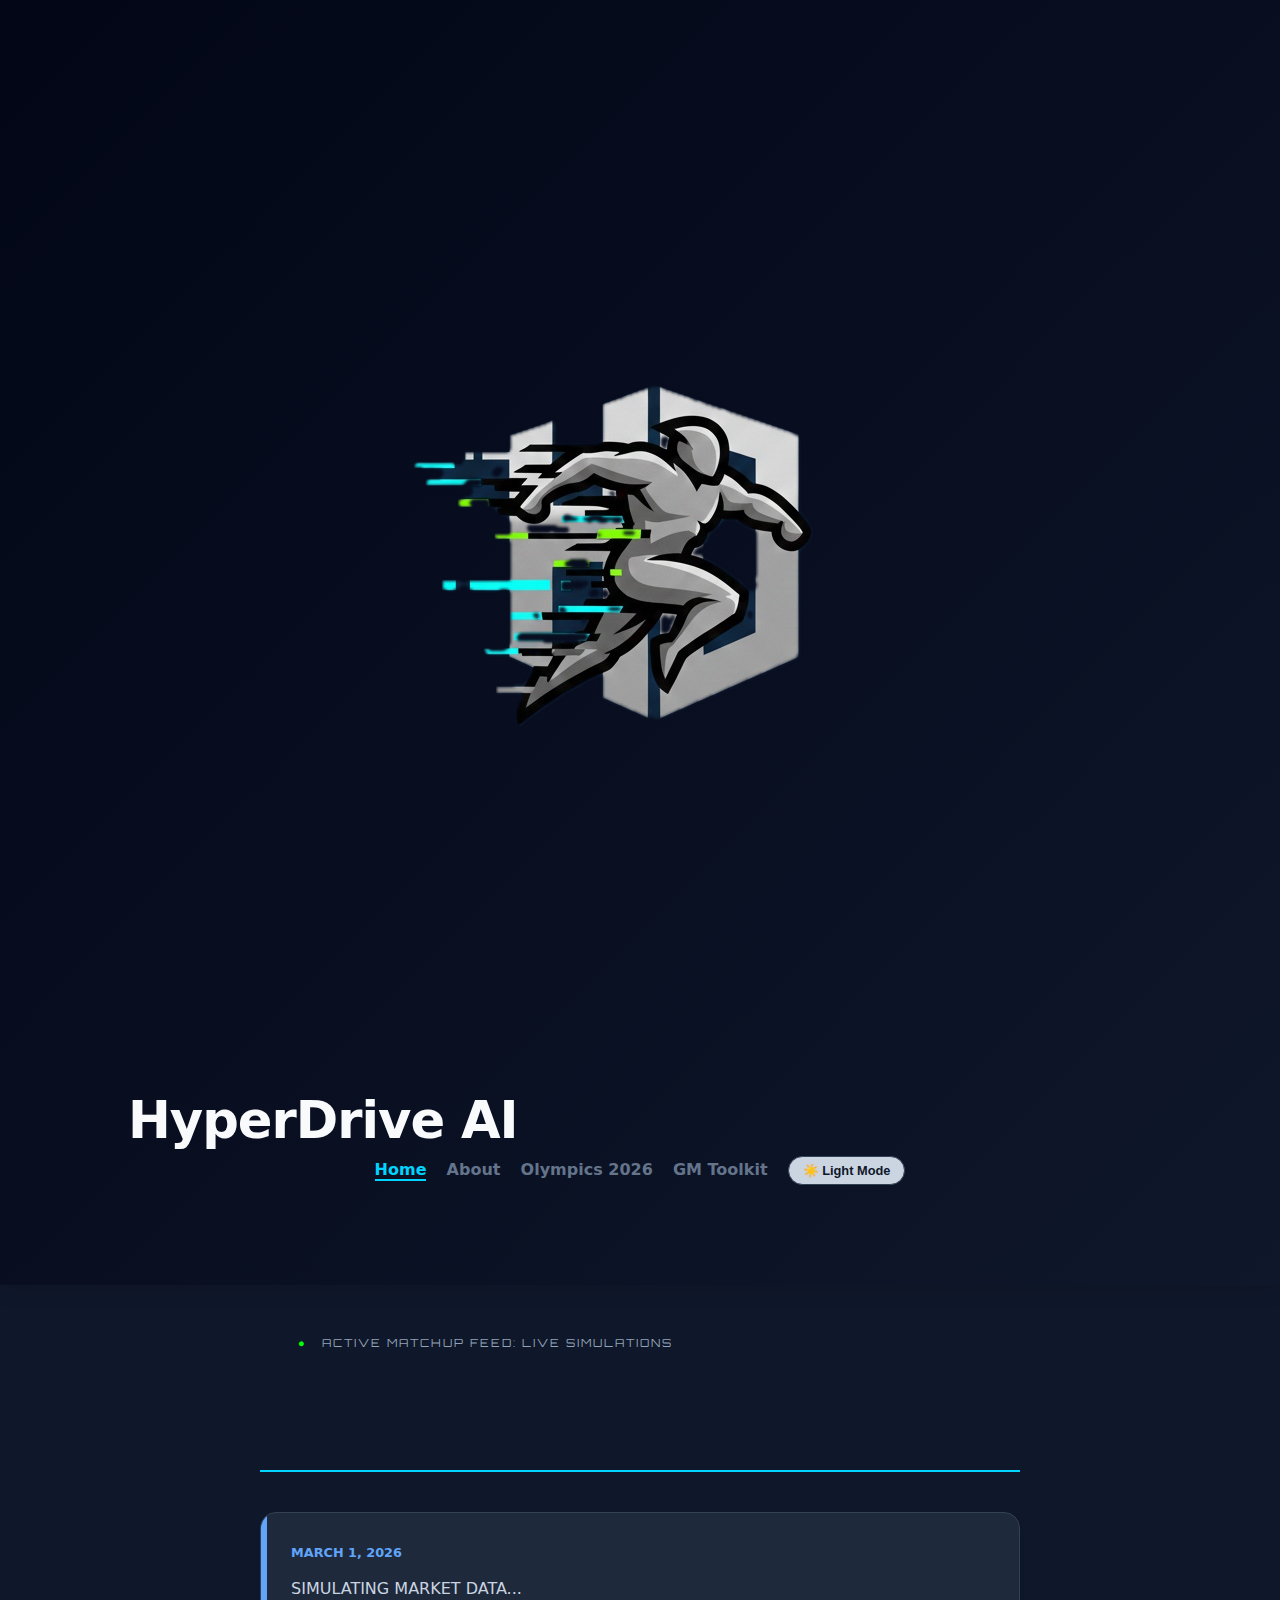
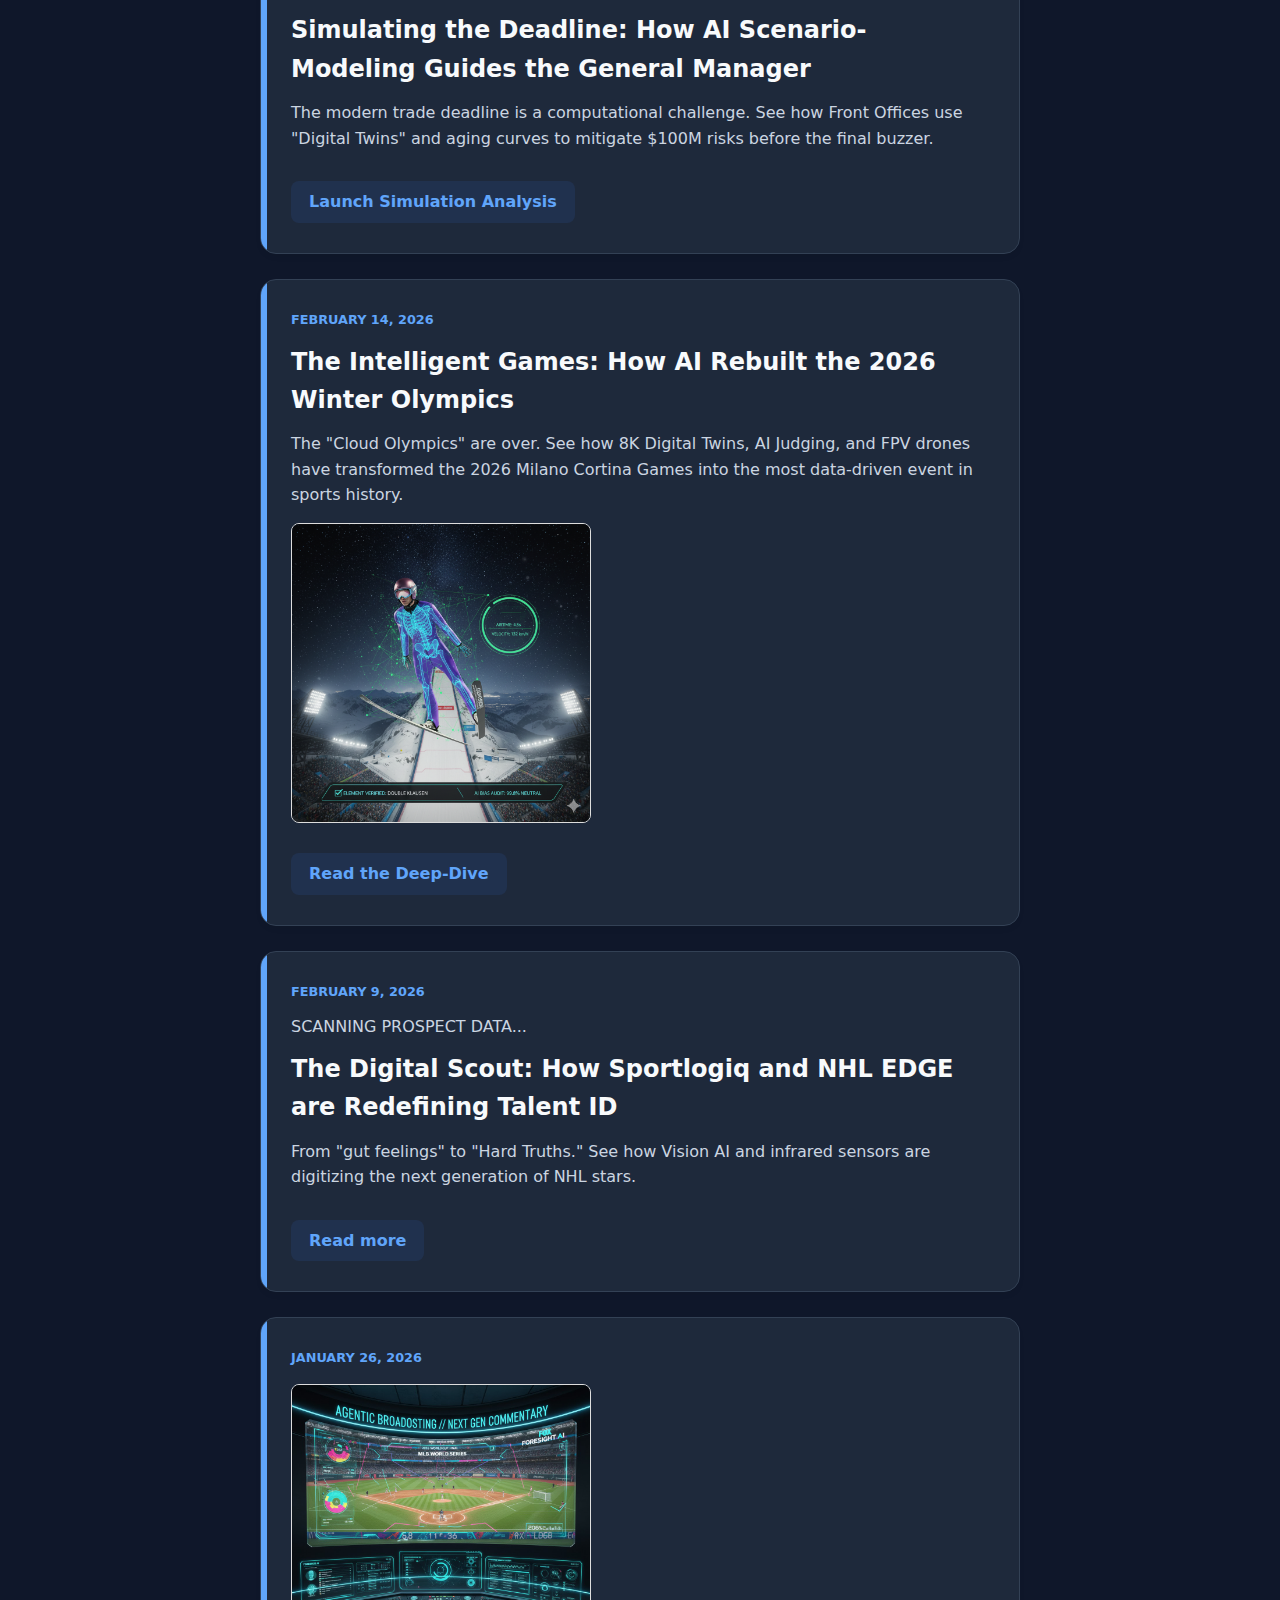
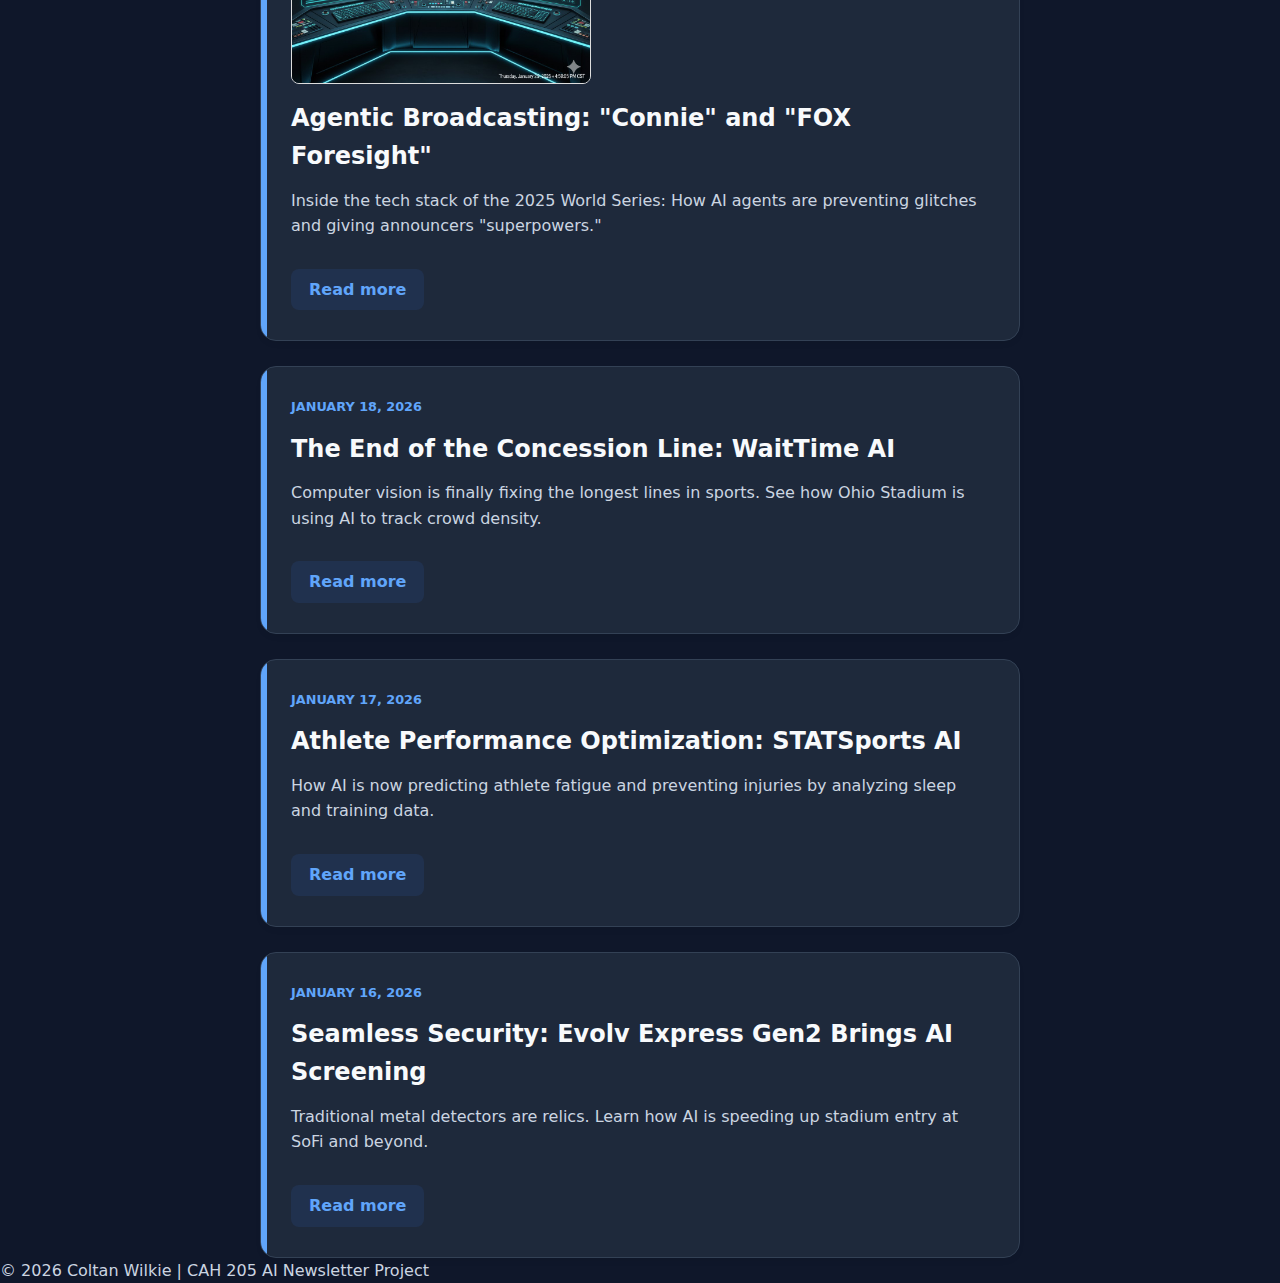
<file: index.html>
<!DOCTYPE html>
<html lang="en">
<head>
    <meta charset="UTF-8">
    <meta name="viewport" content="width=device-width, initial-scale=1.0">
    <title>HyperDrive AI: The Sports Evolution</title>
    <link rel="stylesheet" href="style.css">
    <link href="https://fonts.googleapis.com/css2?family=Orbitron:wght@400;700;900&display=swap" rel="stylesheet">
</head>
<body class="dark-mode">

    <header class="main-header">
        <div class="header-content-wrapper">
            <div class="branding-row">
                <img src="images/hyperdrive-logo.png" alt="HyperDrive AI Logo" class="dynamic-logo">
                <h1 class="dynamic-title">HyperDrive AI</h1>
            </div>

            <nav class="main-nav">
                <a href="index.html" style="color: #00d4ff; border-bottom: 2px solid #00d4ff;">Home</a>
                <a href="about.html">About</a>
                <a href="post6.html">Olympics 2026</a>
                <a href="toolkit.html">GM Toolkit</a> 
                <button id="theme-toggle">☀️ Light Mode</button>
            </nav>
        </div>
    </header>
    
    <main>
       <section class="live-diagnostics" style="margin-bottom: 40px; border-bottom: 2px solid #00d4ff; background: rgba(15, 23, 42, 0.9);">
    <div style="padding: 10px 5%; font-family: 'Orbitron', sans-serif; font-size: 0.7rem; color: #94a3b8; text-transform: uppercase; letter-spacing: 2px;">
        <span style="color: #00ff00; margin-right: 10px;">●</span> Active Matchup Feed: Live Simulations
    </div>
    
    <iframe src="https://scorestream.com/widgets/scoreboards/horz?userWidgetId=68267" 
            style="padding:0px; border:0px; width:100%; max-width:100%; height:100px;" 
            title="Realtime sports scoreboard widget" 
            scrolling="no" 
            frameborder="0">
    </iframe>
</section>
            <ul class="post-list">
                <li class="post-item featured-post">
                    <span class="post-date">March 1, 2026</span>
                    <div class="data-pulse-container">
                        <div class="pulse-line"></div>
                        <div class="pulse-dot"></div>
                        <span class="pulse-text">SIMULATING MARKET DATA...</span>
                    </div>
                    <h3>Simulating the Deadline: How AI Scenario-Modeling Guides the General Manager</h3>
                    <p>The modern trade deadline is a computational challenge. See how Front Offices use "Digital Twins" and aging curves to mitigate $100M risks before the final buzzer.</p>
                    <a href="post7.html" class="cta-link">Launch Simulation Analysis</a>
                </li>
                
                <li class="post-item">
                    <span class="post-date">February 14, 2026</span>
                    <h3>The Intelligent Games: How AI Rebuilt the 2026 Winter Olympics</h3>
                    <p>The "Cloud Olympics" are over. See how 8K Digital Twins, AI Judging, and FPV drones have transformed the 2026 Milano Cortina Games into the most data-driven event in sports history.</p>
                    <img src="images/post6-biomechanics.jpg" alt="AI Olympics Visualization" class="post-thumbnail">
                    <a href="post6.html">Read the Deep-Dive</a>
                </li>
                
                <li class="post-item">
                    <span class="post-date">February 9, 2026</span>
                    <div class="data-pulse-container">
                        <div class="pulse-line"></div>
                        <div class="pulse-dot"></div>
                        <span class="pulse-text">SCANNING PROSPECT DATA...</span>
                    </div>
                    <h3>The Digital Scout: How Sportlogiq and NHL EDGE are Redefining Talent ID</h3>
                    <p>From "gut feelings" to "Hard Truths." See how Vision AI and infrared sensors are digitizing the next generation of NHL stars.</p>
                    <a href="post5.html">Read more</a>
                </li>
                
                <li class="post-item">
                    <span class="post-date">January 26, 2026</span>
                    <div class="post-image-container">
                        <img src="images/post4image.jpg" alt="AI Agentic Broadcasting visualization" class="post-thumbnail">
                    </div>
                    <h3>Agentic Broadcasting: "Connie" and "FOX Foresight"</h3>
                    <p>Inside the tech stack of the 2025 World Series: How AI agents are preventing glitches and giving announcers "superpowers."</p>
                    <a href="post4.html">Read more</a>
                </li>
                
                <li class="post-item">
                    <span class="post-date">January 18, 2026</span>
                    <h3>The End of the Concession Line: WaitTime AI</h3>
                    <p>Computer vision is finally fixing the longest lines in sports. See how Ohio Stadium is using AI to track crowd density.</p>
                    <a href="post3.html">Read more</a>
                </li>

                <li class="post-item">
                    <span class="post-date">January 17, 2026</span>
                    <h3>Athlete Performance Optimization: STATSports AI</h3>
                    <p>How AI is now predicting athlete fatigue and preventing injuries by analyzing sleep and training data.</p>
                    <a href="post2.html">Read more</a>
                </li>

                <li class="post-item">
                    <span class="post-date">January 16, 2026</span>
                    <h3>Seamless Security: Evolv Express Gen2 Brings AI Screening</h3>
                    <p>Traditional metal detectors are relics. Learn how AI is speeding up stadium entry at SoFi and beyond.</p>
                    <a href="post1.html">Read more</a>
                </li>
            </ul>
        </section>
    </main>

    <footer>
        <p>&copy; 2026 Coltan Wilkie | CAH 205 AI Newsletter Project</p>
    </footer>

    <script src="script.js"></script>

</body>
</html>
</file>
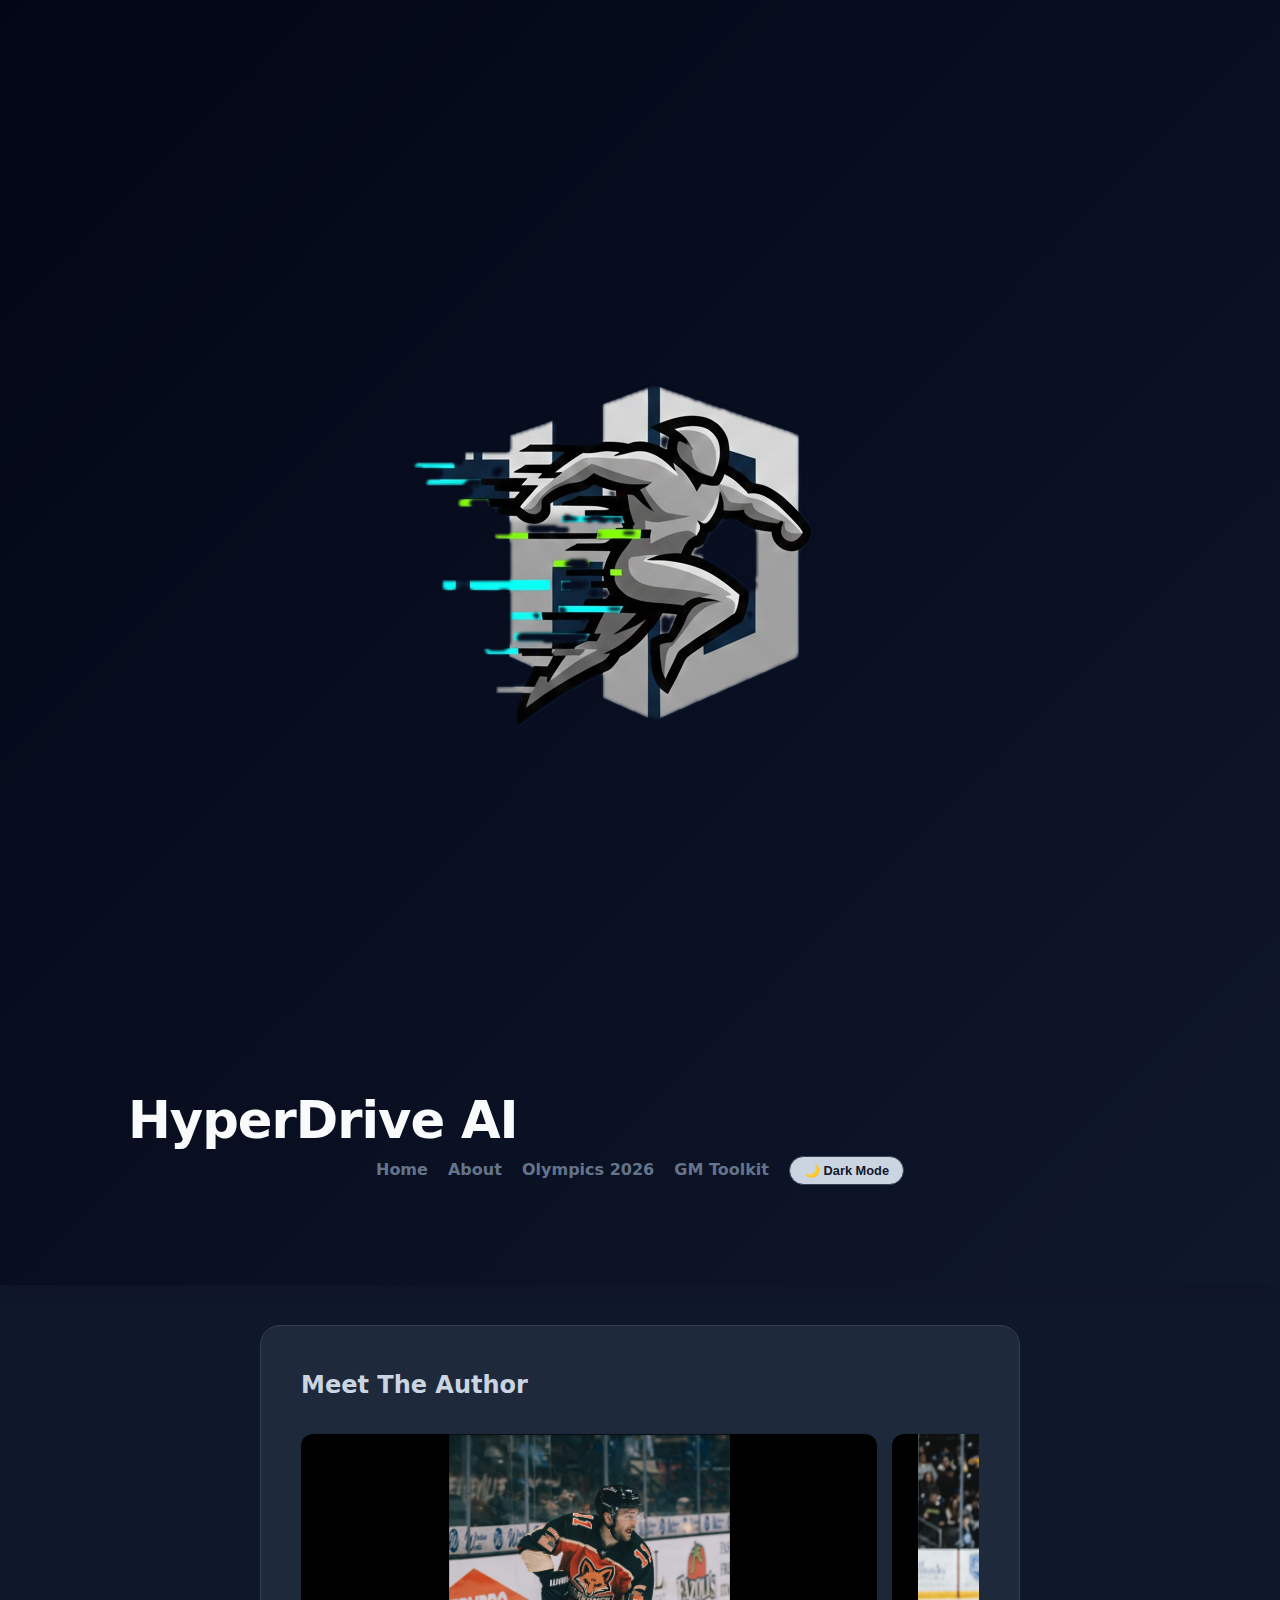
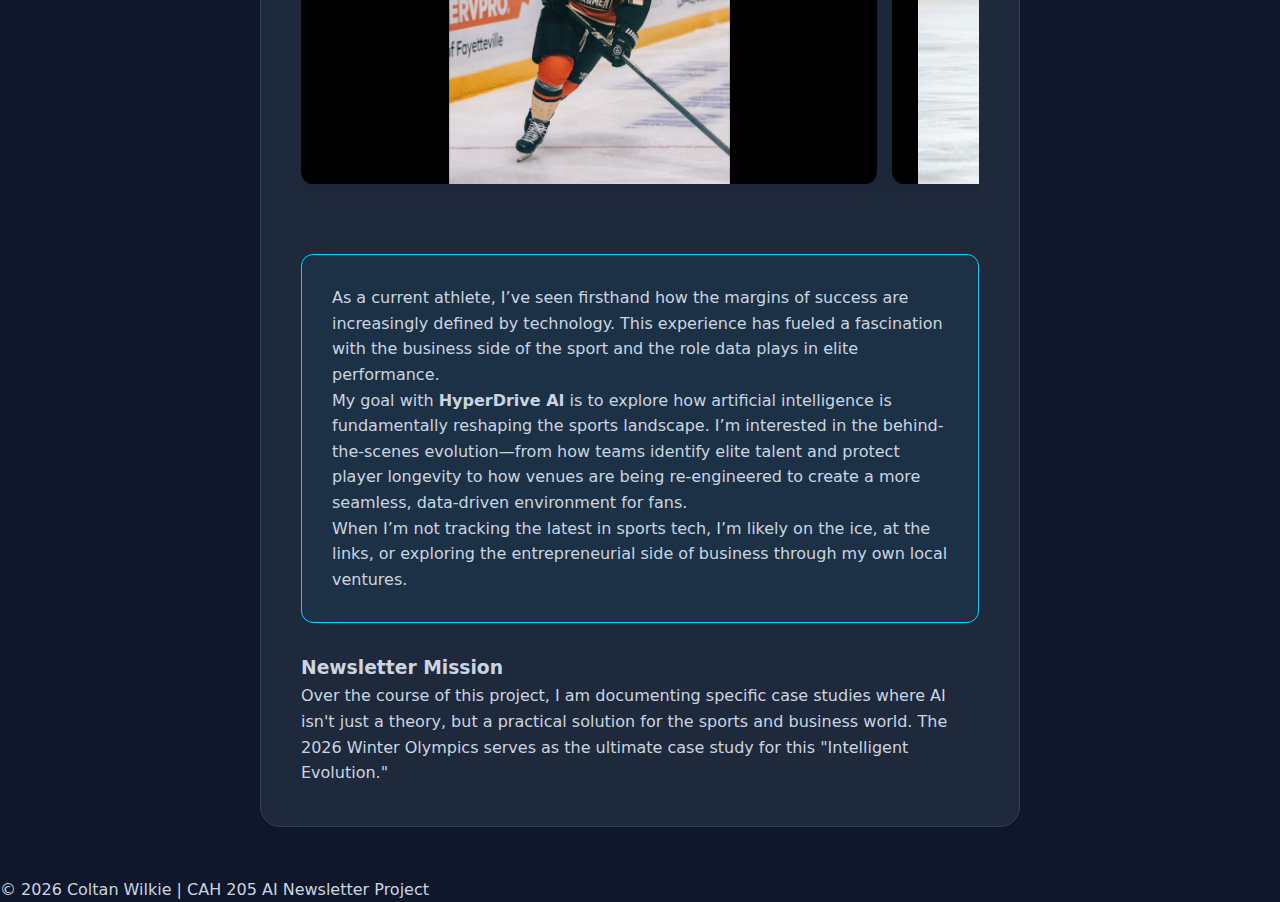
<file: about.html>
<!DOCTYPE html>
<html lang="en">
<head>
    <meta charset="UTF-8">
    <meta name="viewport" content="width=device-width, initial-scale=1.0">
    <title>About | HyperDrive AI</title>
    <link rel="stylesheet" href="style.css">
</head>
<body class="dark-mode">

   <header class="main-header">
    <div class="header-content-wrapper">
        <div class="branding-row">
            <img src="images/hyperdrive-logo.png" alt="HyperDrive AI Logo" class="dynamic-logo">
            <h1 class="dynamic-title">HyperDrive AI</h1>
        </div>

        <nav class="main-nav">
            <a href="index.html">Home</a>
            <a href="about.html">About</a>
            <a href="post6.html">Olympics 2026</a>
            <a href="toolkit.html">GM Toolkit</a> <button id="theme-toggle">🌙 Dark Mode</button>
        </nav>
    </div>
</header>

    <main>
        <article class="full-post">
            <h2>Meet The Author</h2>

            <section class="about-carousel">
                <div class="carousel-container">
                    <div class="carousel-slide">
                        <img src="images/about-1.JPG" alt="Coltan Wilkie Sports 1">
                    </div>
                    <div class="carousel-slide">
                        <img src="images/about-2.jpg" alt="Coltan Wilkie Sports 2">
                    </div>
                    <div class="carousel-slide">
                        <img src="images/about-3.jpg" alt="Coltan Wilkie Sports 3">
                    </div>
                    <div class="carousel-slide">
                        <img src="images/about-4.jpg" alt="Coltan Wilkie Sports 4">
                    </div>
                </div>
            </section>

            <div class="perspective-box">
                <p>
                    As a current athlete, I’ve seen firsthand how the margins of success are increasingly defined by technology. This experience has fueled a fascination with the business side of the sport and the role data plays in elite performance.
                </p>

                <p>
                    My goal with <strong>HyperDrive AI</strong> is to explore how artificial intelligence is fundamentally reshaping the sports landscape. I’m interested in the behind-the-scenes evolution—from how teams identify elite talent and protect player longevity to how venues are being re-engineered to create a more seamless, data-driven environment for fans.
                </p>

                <p>
                    When I’m not tracking the latest in sports tech, I’m likely on the ice, at the links, or exploring the entrepreneurial side of business through my own local ventures.
                </p>
            </div>

            <h3 style="margin-top: 30px;">Newsletter Mission</h3>
            <p>
                Over the course of this project, I am documenting specific case studies where AI isn't just a theory, but a practical solution for the sports and business world. The 2026 Winter Olympics serves as the ultimate case study for this "Intelligent Evolution."
            </p>
        </article>
    </main>

    <footer>
        <p>&copy; 2026 Coltan Wilkie | CAH 205 AI Newsletter Project</p>
    </footer>

    <script src="script.js"></script>

</body>
</html>
</file>
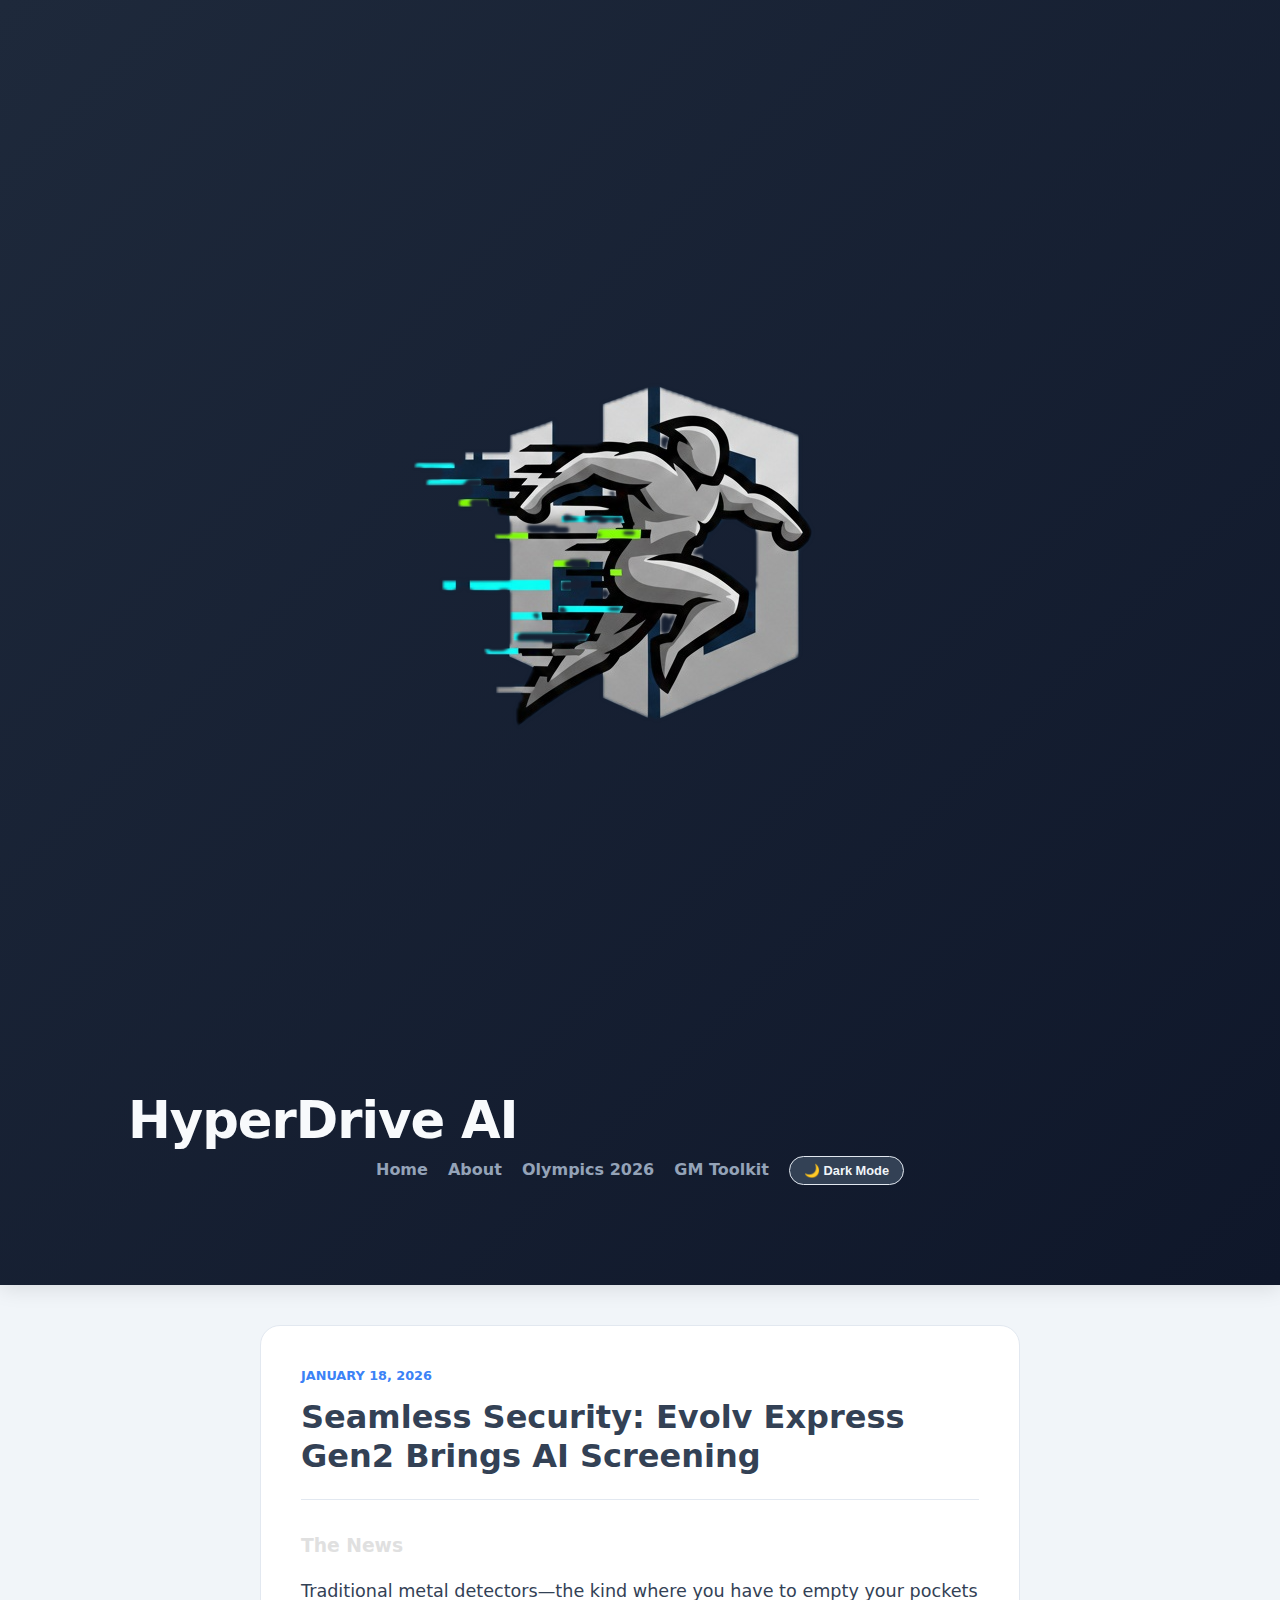
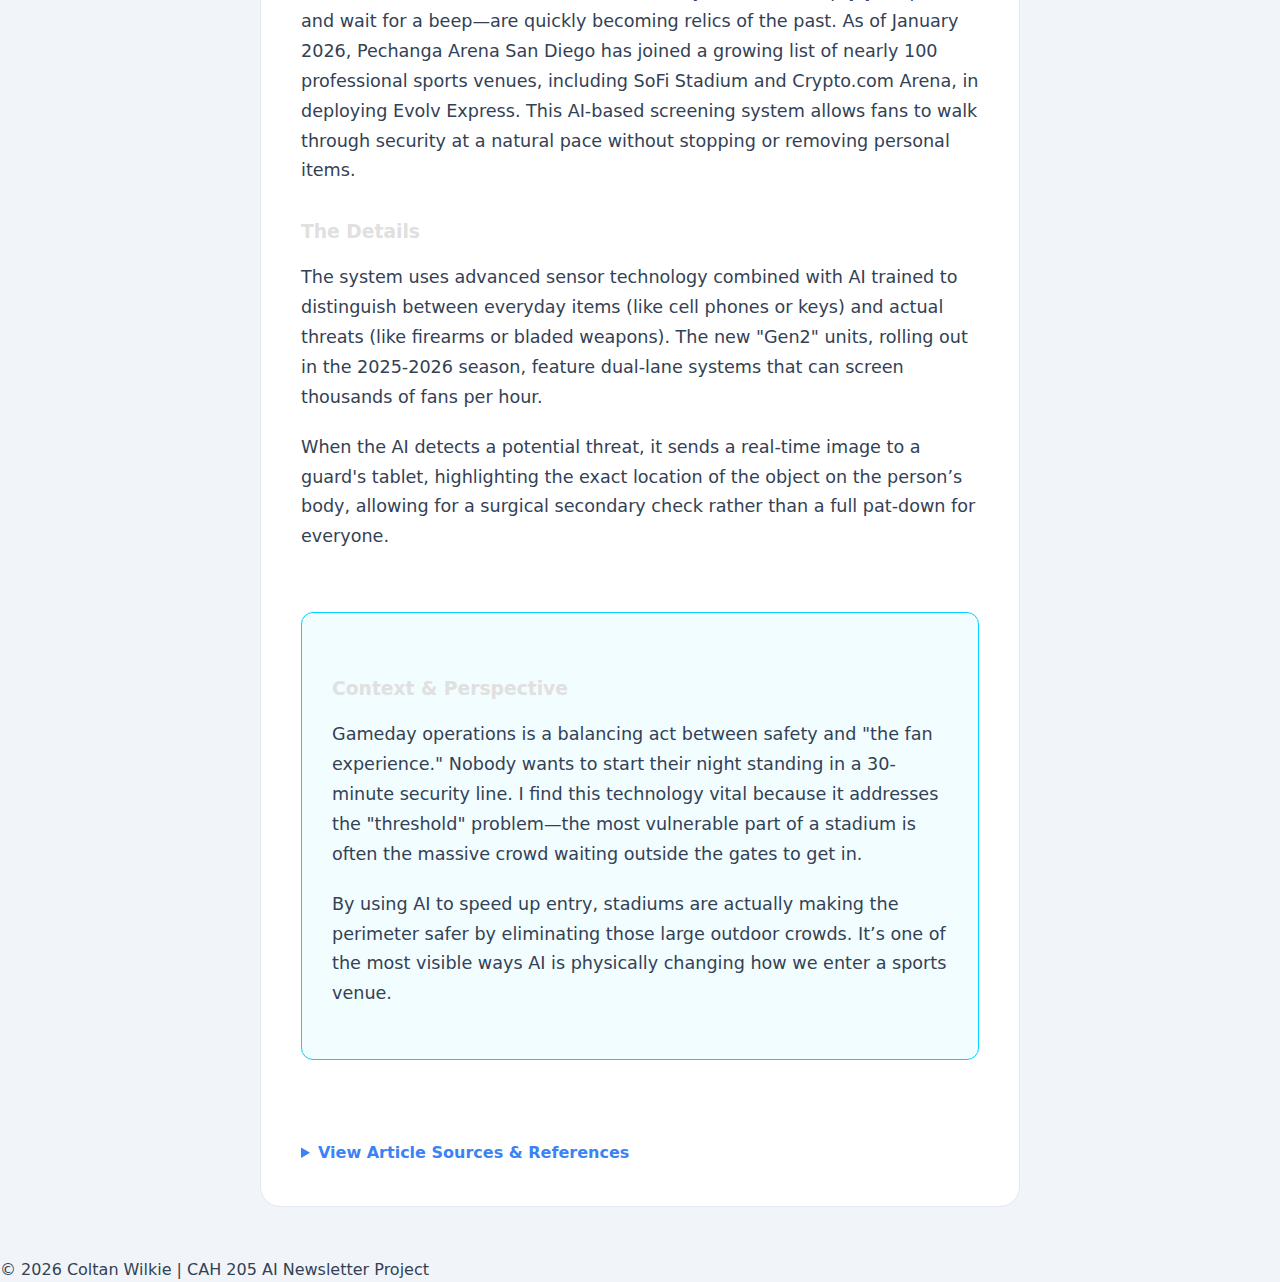
<file: post1.html>
<!DOCTYPE html>
<html lang="en">
<head>
    <meta charset="UTF-8">
    <meta name="viewport" content="width=device-width, initial-scale=1.0">
    <title>Seamless Security | HyperDrive AI</title>
    <link rel="stylesheet" href="style.css">
</head>
<body>

   <header class="main-header">
    <div class="header-content-wrapper">
        <div class="branding-row">
            <img src="images/hyperdrive-logo.png" alt="HyperDrive AI Logo" class="dynamic-logo">
            <h1 class="dynamic-title">HyperDrive AI</h1>
        </div>

        <nav class="main-nav">
            <a href="index.html">Home</a>
            <a href="about.html">About</a>
            <a href="post6.html">Olympics 2026</a>
            <a href="toolkit.html">GM Toolkit</a> <button id="theme-toggle">🌙 Dark Mode</button>
        </nav>
    </div>
</header>

    <main>
        <article class="full-post">
            <span class="post-date">January 18, 2026</span>
            <h1>Seamless Security: Evolv Express Gen2 Brings AI Screening</h1>
            
            <hr style="margin: 20px 0; border: 0; border-top: 1px solid var(--border);">

            <section class="post-section">
                <h3>The News</h3>
                <p>
                    Traditional metal detectors—the kind where you have to empty your pockets and wait for a beep—are quickly becoming relics of the past. As of January 2026, Pechanga Arena San Diego has joined a growing list of nearly 100 professional sports venues, including SoFi Stadium and Crypto.com Arena, in deploying Evolv Express. This AI-based screening system allows fans to walk through security at a natural pace without stopping or removing personal items.
                </p>

                <h3>The Details</h3>
                <p>
                    The system uses advanced sensor technology combined with AI trained to distinguish between everyday items (like cell phones or keys) and actual threats (like firearms or bladed weapons). The new "Gen2" units, rolling out in the 2025-2026 season, feature dual-lane systems that can screen thousands of fans per hour. 
                </p>
                <p>
                    When the AI detects a potential threat, it sends a real-time image to a guard's tablet, highlighting the exact location of the object on the person’s body, allowing for a surgical secondary check rather than a full pat-down for everyone.
                </p>

                <div class="perspective-box">
                    <h3>Context & Perspective</h3>
                    <p>
                        Gameday operations is a balancing act between safety and "the fan experience." Nobody wants to start their night standing in a 30-minute security line. I find this technology vital because it addresses the "threshold" problem—the most vulnerable part of a stadium is often the massive crowd waiting outside the gates to get in. 
                    </p>
                    <p>
                        By using AI to speed up entry, stadiums are actually making the perimeter safer by eliminating those large outdoor crowds. It’s one of the most visible ways AI is physically changing how we enter a sports venue.
                    </p>
                </div>
            </section>

            <details style="margin-top: 30px; cursor: pointer;">
                <summary style="font-weight: bold; color: var(--accent);">View Article Sources & References</summary>
                <ul class="source-list" style="margin-top: 15px;">
                    <li><strong>Evolv Technology:</strong> <a href="https://evolv.com/resources/press-releases/evolv-expands-sports-entertainment-presence-in-southern-cal-at-pechanga-arena-san-diego/" target="_blank">EVOLV expands presence in SoCal</a> (Jan 14, 2026)</li>
                    <li><strong>Sports Business Journal:</strong> <a href="https://www.sportsbusinessjournal.com/Articles/2025/03/12/evolv-to-deploy-security-screening-tech-at-t-mobile-park/" target="_blank">EVOLV at T-Mobile Park</a> (Mar 12, 2025)</li>
                </ul>
            </details>
        </article>
    </main>

    <footer>
        <p>&copy; 2026 Coltan Wilkie | CAH 205 AI Newsletter Project</p>
    </footer>

    <script src="script.js"></script>
    
</body>
</html>
</file>
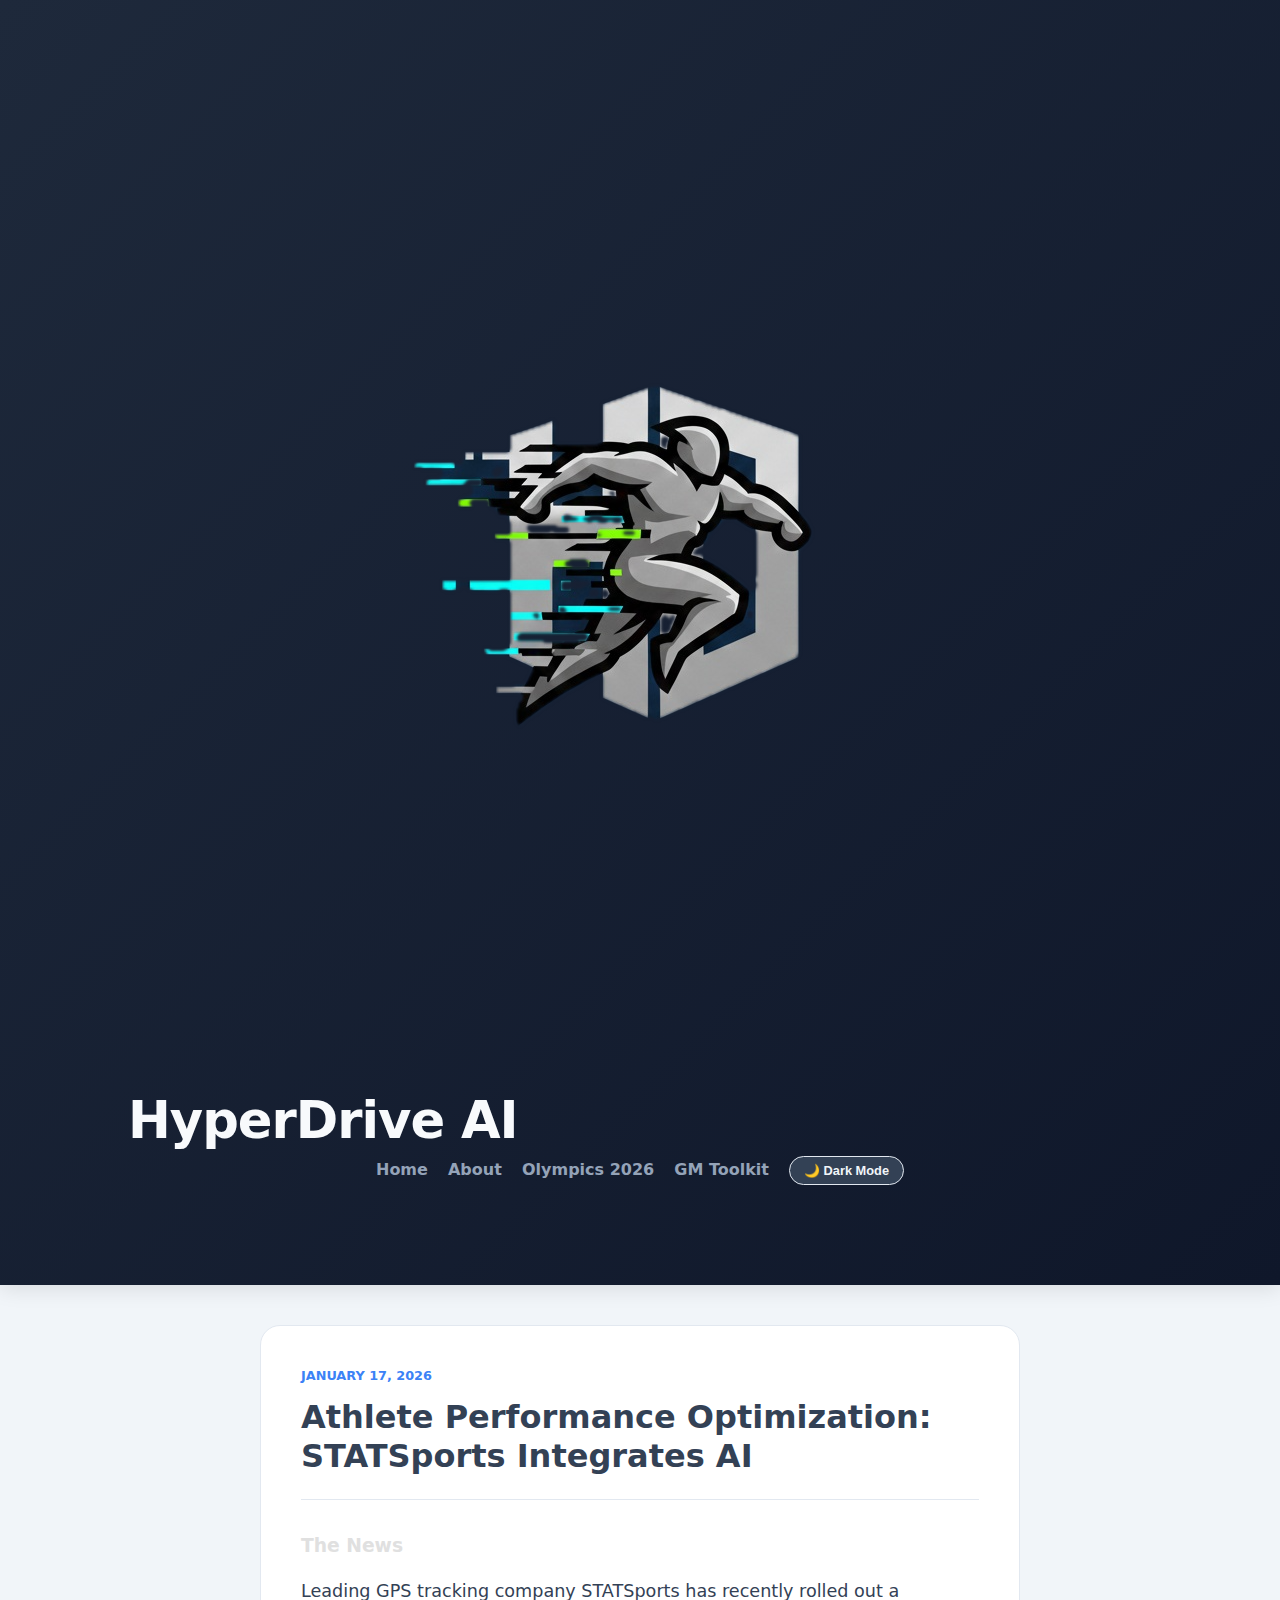
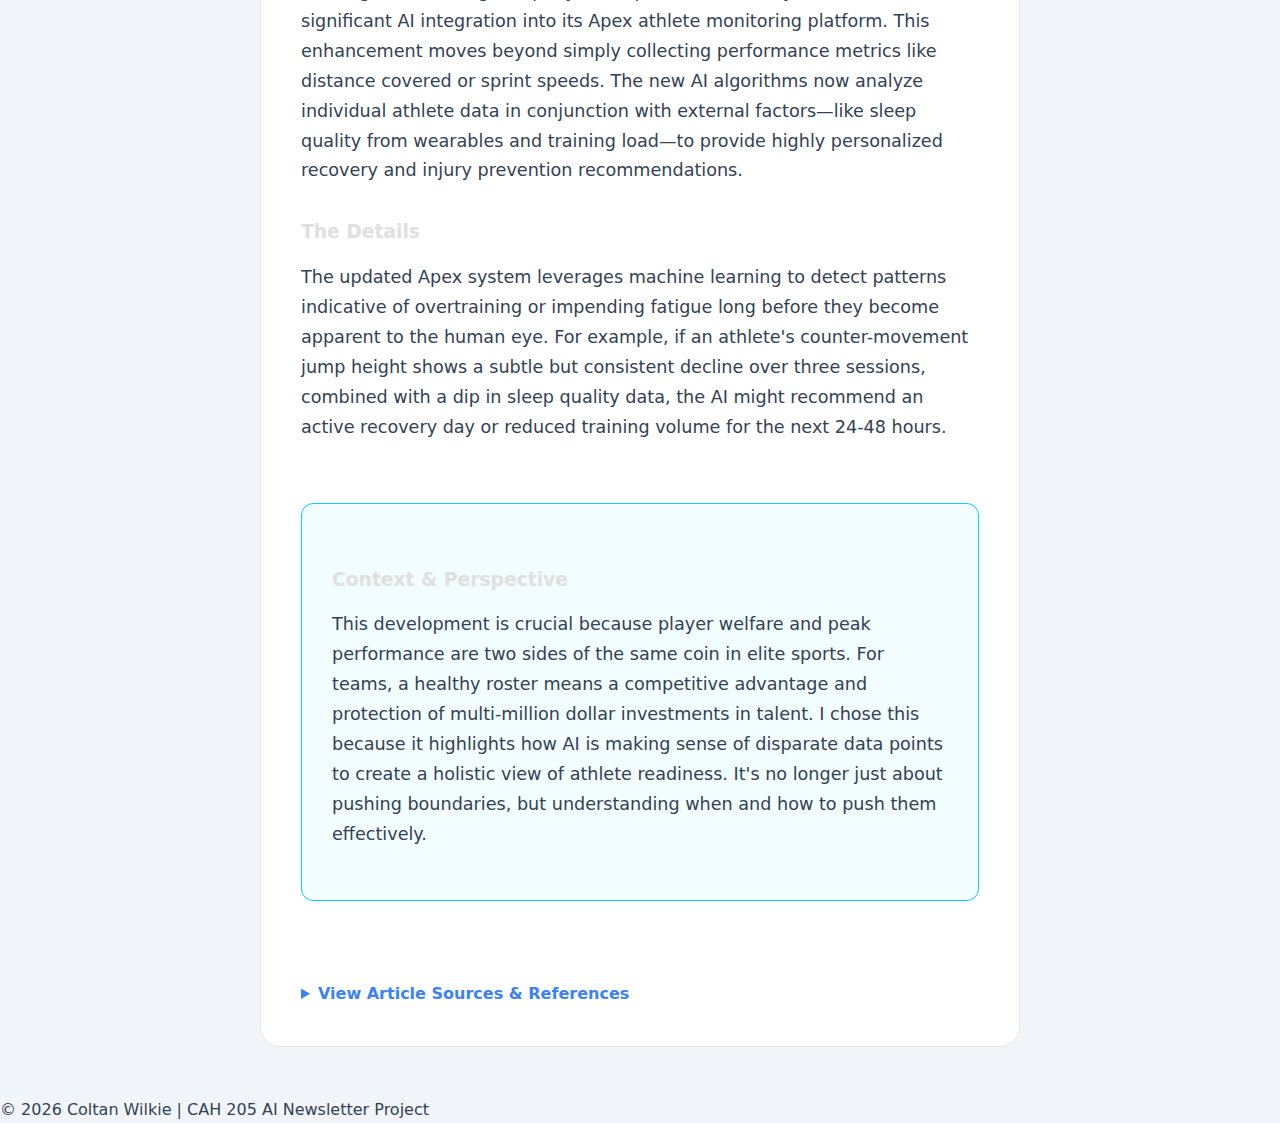
<file: post2.html>
<!DOCTYPE html>
<html lang="en">
<head>
    <meta charset="UTF-8">
    <meta name="viewport" content="width=device-width, initial-scale=1.0">
    <title>Athlete Performance | HyperDrive AI</title>
    <link rel="stylesheet" href="style.css">
</head>
<body>

    <header class="main-header">
    <div class="header-content-wrapper">
        <div class="branding-row">
            <img src="images/hyperdrive-logo.png" alt="HyperDrive AI Logo" class="dynamic-logo">
            <h1 class="dynamic-title">HyperDrive AI</h1>
        </div>

        <nav class="main-nav">
            <a href="index.html">Home</a>
            <a href="about.html">About</a>
            <a href="post6.html">Olympics 2026</a>
            <a href="toolkit.html">GM Toolkit</a> <button id="theme-toggle">🌙 Dark Mode</button>
        </nav>
    </div>
</header>

    <main>
        <article class="full-post">
            <span class="post-date">January 17, 2026</span>
            <h1>Athlete Performance Optimization: STATSports Integrates AI</h1>
            
            <hr style="margin: 20px 0; border: 0; border-top: 1px solid var(--border);">

            <section class="post-section">
                <h3>The News</h3>
                <p>
                    Leading GPS tracking company STATSports has recently rolled out a significant AI integration into its Apex athlete monitoring platform. This enhancement moves beyond simply collecting performance metrics like distance covered or sprint speeds. The new AI algorithms now analyze individual athlete data in conjunction with external factors—like sleep quality from wearables and training load—to provide highly personalized recovery and injury prevention recommendations.
                </p>

                <h3>The Details</h3>
                <p>
                    The updated Apex system leverages machine learning to detect patterns indicative of overtraining or impending fatigue long before they become apparent to the human eye. For example, if an athlete's counter-movement jump height shows a subtle but consistent decline over three sessions, combined with a dip in sleep quality data, the AI might recommend an active recovery day or reduced training volume for the next 24-48 hours.
                </p>

                <div class="perspective-box">
                    <h3>Context & Perspective</h3>
                    <p>
                        This development is crucial because player welfare and peak performance are two sides of the same coin in elite sports. For teams, a healthy roster means a competitive advantage and protection of multi-million dollar investments in talent. I chose this because it highlights how AI is making sense of disparate data points to create a holistic view of athlete readiness. It's no longer just about pushing boundaries, but understanding when and how to push them effectively.
                    </p>
                </div>
            </section>

            <details style="margin-top: 30px; cursor: pointer;">
                <summary style="font-weight: bold; color: var(--accent);">View Article Sources & References</summary>
                <ul class="source-list" style="margin-top: 15px;">
                    <li><strong>STATSports:</strong> <a href="https://statsports.com/article/statsports-named-loscs-official-new-gps-performance-tracking-partner" target="_blank">STATSports named LOSC’s official partner</a> (2026)</li>
                    <li><strong>Performance Science:</strong> Research on counter-movement jump metrics and fatigue.</li>
                </ul>
            </details>
        </article>
    </main>

    <footer>
        <p>&copy; 2026 Coltan Wilkie | CAH 205 AI Newsletter Project</p>
    </footer>

    <script src="script.js"></script>
</body>
</html>
</file>
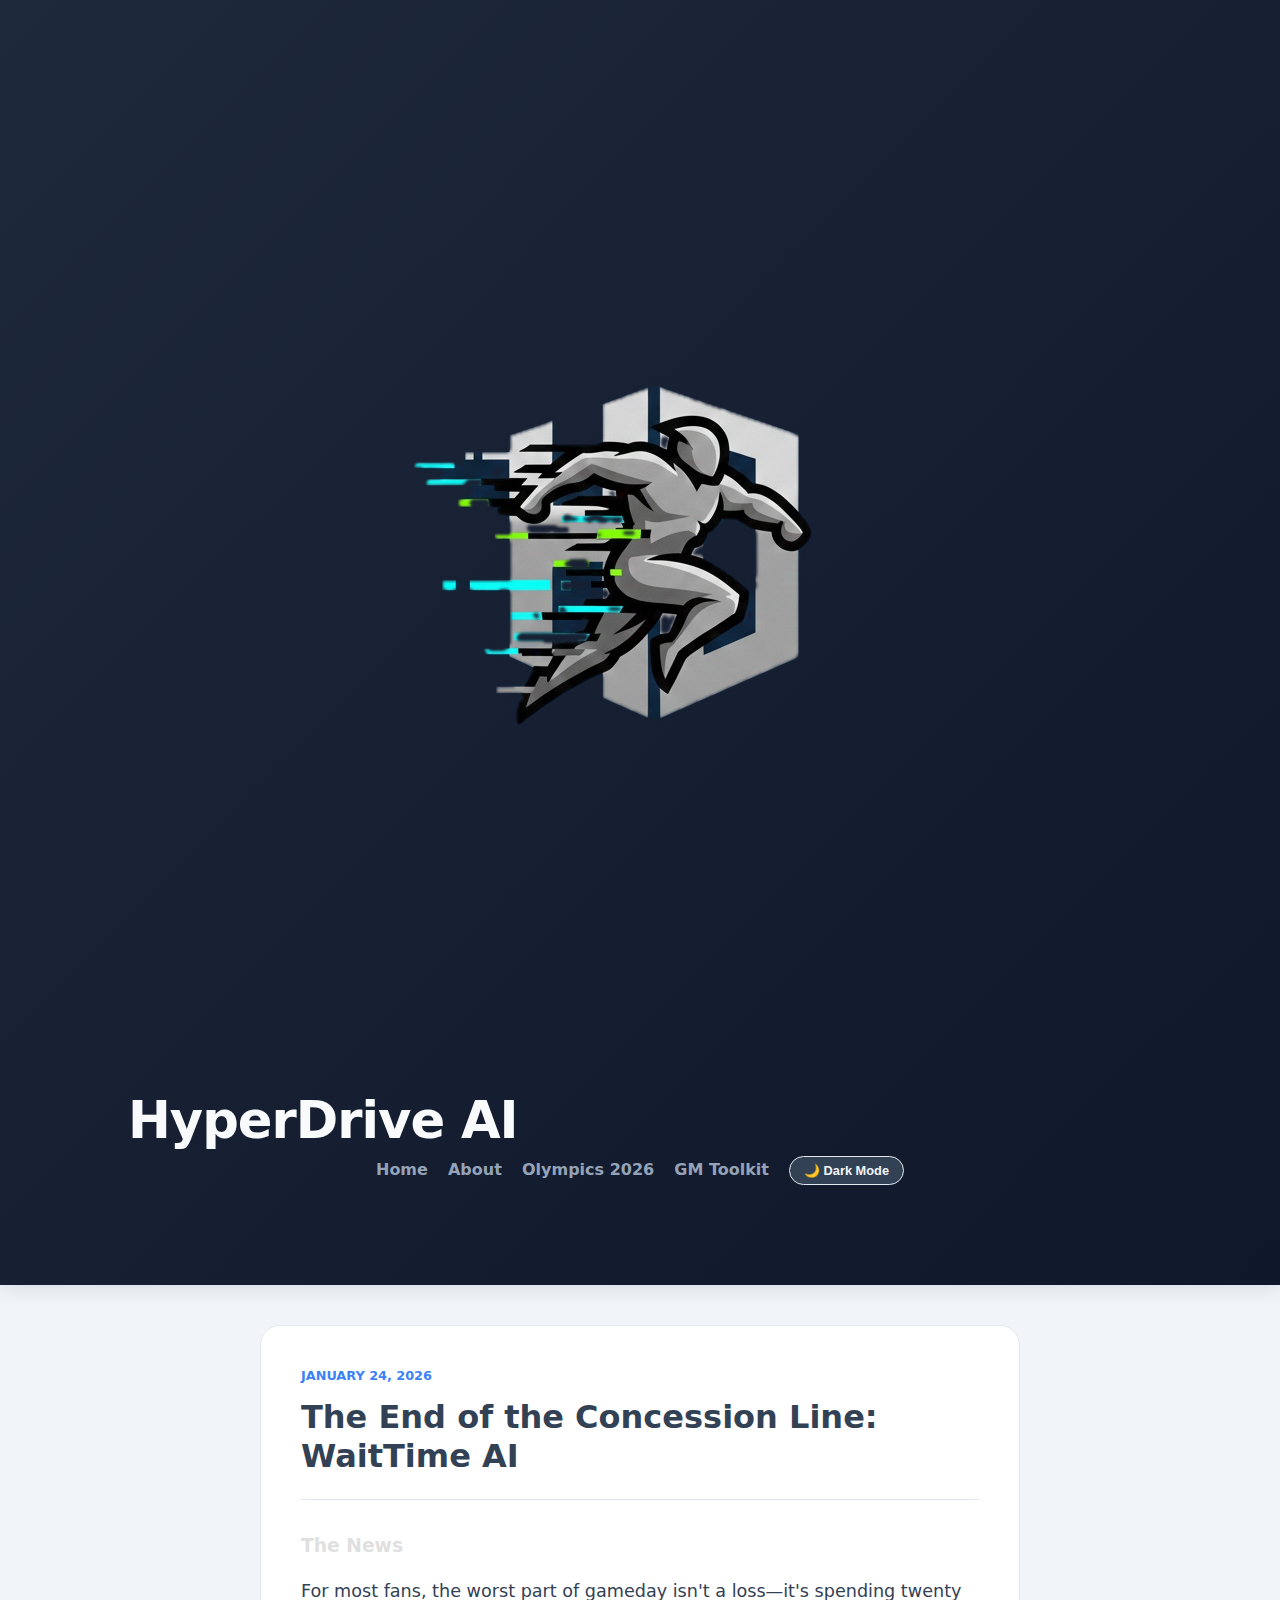
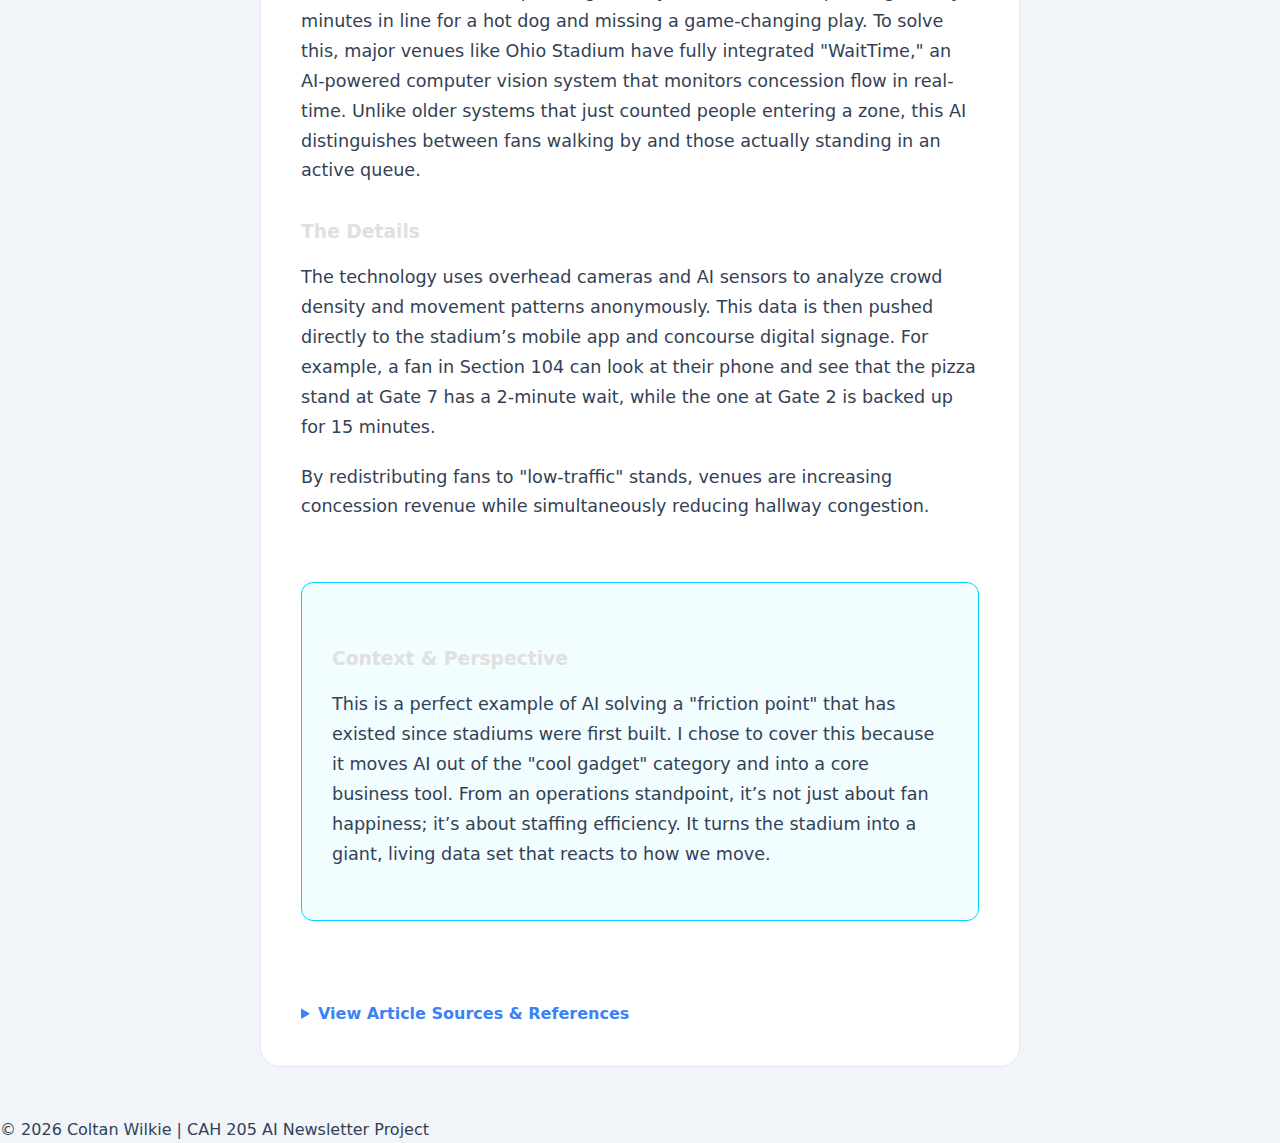
<file: post3.html>
<!DOCTYPE html>
<html lang="en">
<head>
    <meta charset="UTF-8">
    <meta name="viewport" content="width=device-width, initial-scale=1.0">
    <title>WaitTime AI | HyperDrive AI</title>
    <link rel="stylesheet" href="style.css">
</head>
<body>

   <header class="main-header">
    <div class="header-content-wrapper">
        <div class="branding-row">
            <img src="images/hyperdrive-logo.png" alt="HyperDrive AI Logo" class="dynamic-logo">
            <h1 class="dynamic-title">HyperDrive AI</h1>
        </div>

        <nav class="main-nav">
            <a href="index.html">Home</a>
            <a href="about.html">About</a>
            <a href="post6.html">Olympics 2026</a>
            <a href="toolkit.html">GM Toolkit</a> <button id="theme-toggle">🌙 Dark Mode</button>
        </nav>
    </div>
</header>
    
    <main>
        <article class="full-post">
            <span class="post-date">January 24, 2026</span>
            <h1>The End of the Concession Line: WaitTime AI</h1>
            
            <hr style="margin: 20px 0; border: 0; border-top: 1px solid var(--border);">

            <section class="post-section">
                <h3>The News</h3>
                <p>
                    For most fans, the worst part of gameday isn't a loss—it's spending twenty minutes in line for a hot dog and missing a game-changing play. To solve this, major venues like Ohio Stadium have fully integrated "WaitTime," an AI-powered computer vision system that monitors concession flow in real-time. Unlike older systems that just counted people entering a zone, this AI distinguishes between fans walking by and those actually standing in an active queue.
                </p>

                <h3>The Details</h3>
                <p>
                    The technology uses overhead cameras and AI sensors to analyze crowd density and movement patterns anonymously. This data is then pushed directly to the stadium’s mobile app and concourse digital signage. For example, a fan in Section 104 can look at their phone and see that the pizza stand at Gate 7 has a 2-minute wait, while the one at Gate 2 is backed up for 15 minutes. 
                </p>
                <p>
                    By redistributing fans to "low-traffic" stands, venues are increasing concession revenue while simultaneously reducing hallway congestion.
                </p>

                <div class="perspective-box">
                    <h3>Context & Perspective</h3>
                    <p>
                        This is a perfect example of AI solving a "friction point" that has existed since stadiums were first built. I chose to cover this because it moves AI out of the "cool gadget" category and into a core business tool. From an operations standpoint, it’s not just about fan happiness; it’s about staffing efficiency. It turns the stadium into a giant, living data set that reacts to how we move.
                    </p>
                </div>
            </section>

            <details style="margin-top: 30px; cursor: pointer;">
                <summary style="font-weight: bold; color: var(--accent);">View Article Sources & References</summary>
                <ul class="source-list" style="margin-top: 15px;">
                    <li><strong>WaitTime:</strong> <a href="https://www.thewaittimes.com/" target="_blank">Crowd Intelligence Platform Overview</a></li>
                    <li><strong>Sports Business Journal:</strong> <a href="https://www.sportsbusinessjournal.com/Articles/2025/01/22/Tech/ohio-state-waitime/" target="_blank">WaitTime at Ohio State</a> (Jan 22, 2025)</li>
                </ul>
            </details>
        </article>
    </main>

    <footer>
        <p>&copy; 2026 Coltan Wilkie | CAH 205 AI Newsletter Project</p>
    </footer>

    <script src="script.js"></script>
</body>
</html>
</file>
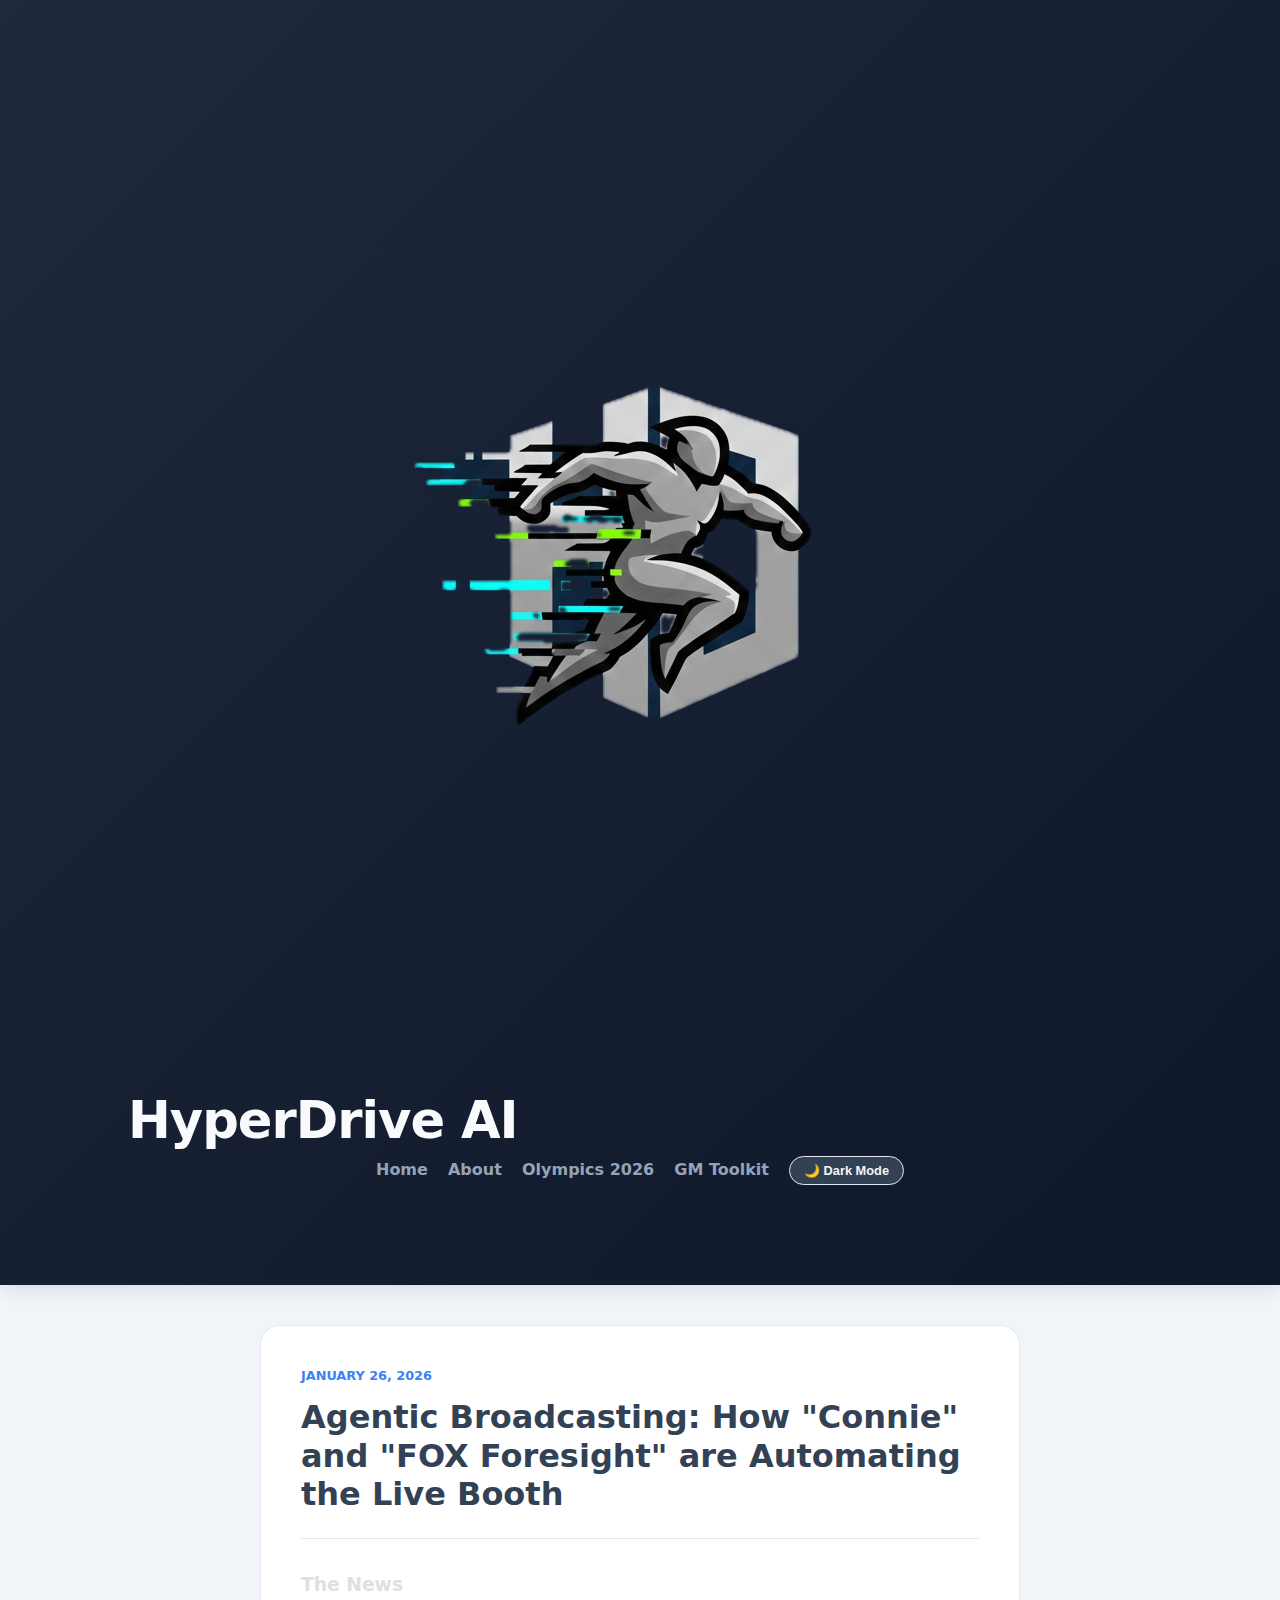
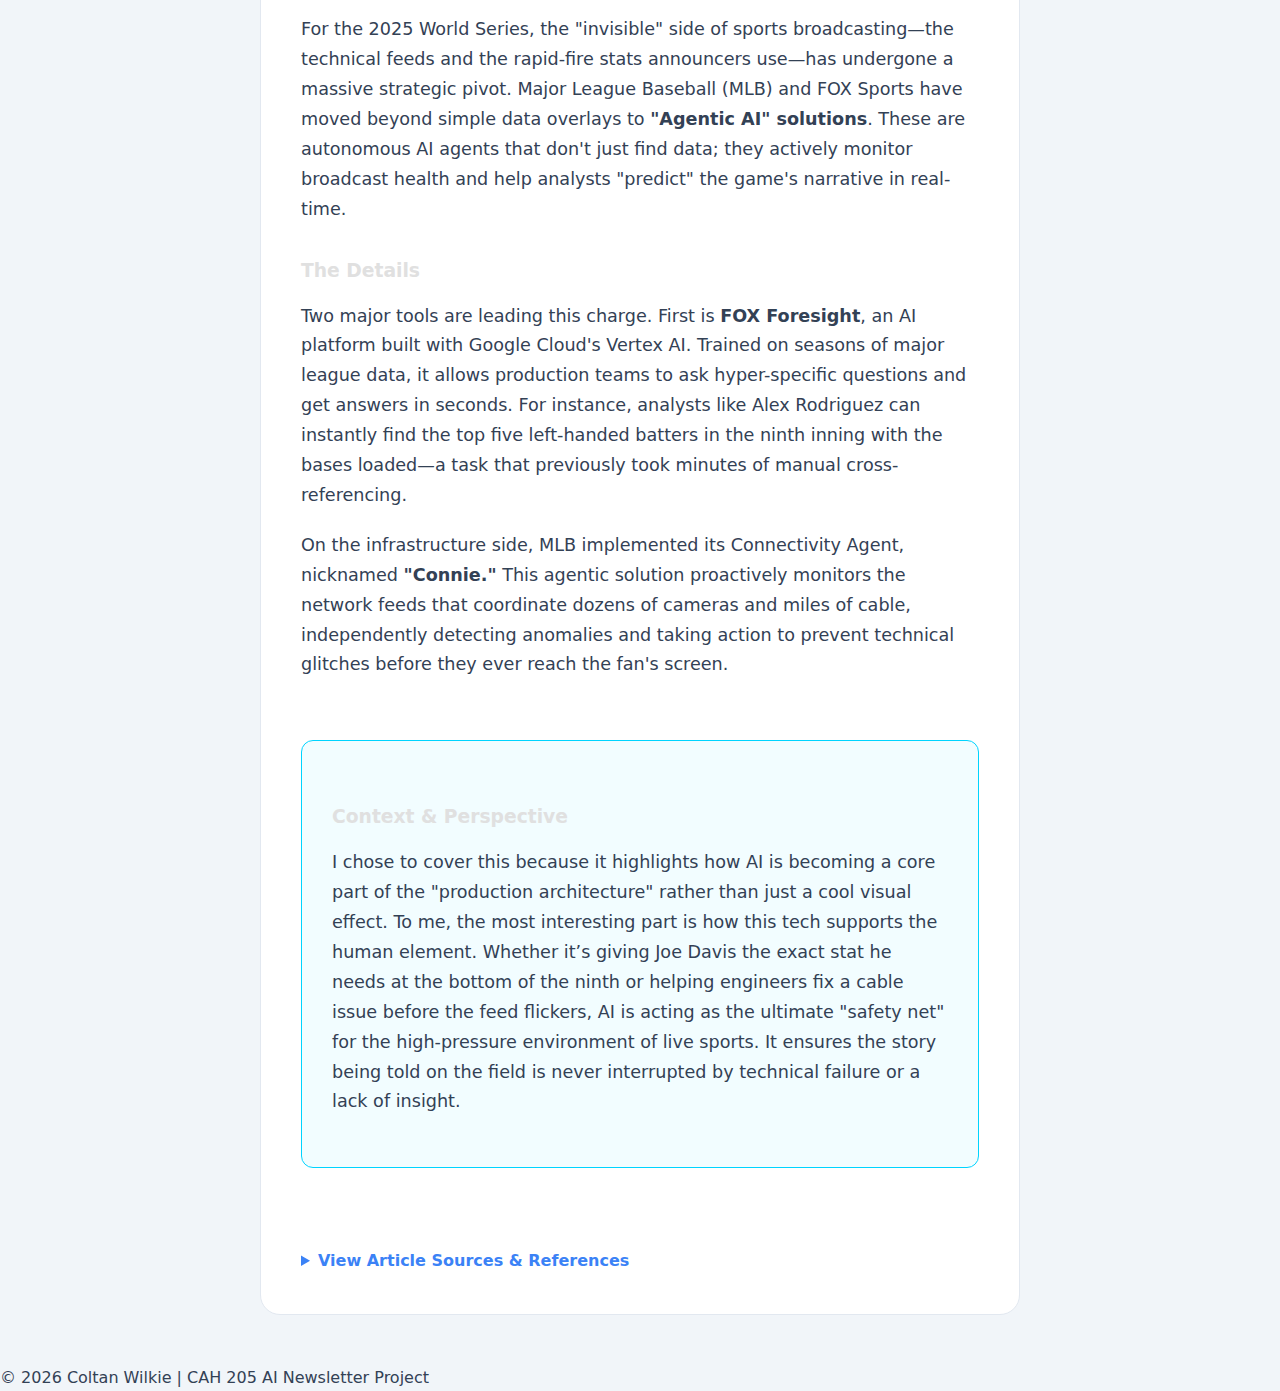
<file: post4.html>
<!DOCTYPE html>
<html lang="en">
<head>
    <meta charset="UTF-8">
    <meta name="viewport" content="width=device-width, initial-scale=1.0">
    <title>Agentic Broadcasting | HyperDrive AI</title>
    <link rel="stylesheet" href="style.css">
</head>
<body>

   <header class="main-header">
    <div class="header-content-wrapper">
        <div class="branding-row">
            <img src="images/hyperdrive-logo.png" alt="HyperDrive AI Logo" class="dynamic-logo">
            <h1 class="dynamic-title">HyperDrive AI</h1>
        </div>

        <nav class="main-nav">
            <a href="index.html">Home</a>
            <a href="about.html">About</a>
            <a href="post6.html">Olympics 2026</a>
            <a href="toolkit.html">GM Toolkit</a> <button id="theme-toggle">🌙 Dark Mode</button>
        </nav>
    </div>
</header>

    <main>
        <article class="full-post">
            <span class="post-date">January 26, 2026</span>
            <h1>Agentic Broadcasting: How "Connie" and "FOX Foresight" are Automating the Live Booth</h1>

            <hr style="margin: 20px 0; border: 0; border-top: 1px solid var(--border);">

            <section class="post-section">
                <h3>The News</h3>
                <p>For the 2025 World Series, the "invisible" side of sports broadcasting—the technical feeds and the rapid-fire stats announcers use—has undergone a massive strategic pivot. Major League Baseball (MLB) and FOX Sports have moved beyond simple data overlays to <strong>"Agentic AI" solutions</strong>. These are autonomous AI agents that don't just find data; they actively monitor broadcast health and help analysts "predict" the game's narrative in real-time.</p>

                <h3>The Details</h3>
                <p>Two major tools are leading this charge. First is <strong>FOX Foresight</strong>, an AI platform built with Google Cloud's Vertex AI. Trained on seasons of major league data, it allows production teams to ask hyper-specific questions and get answers in seconds. For instance, analysts like Alex Rodriguez can instantly find the top five left-handed batters in the ninth inning with the bases loaded—a task that previously took minutes of manual cross-referencing.</p>
                
                <p>On the infrastructure side, MLB implemented its Connectivity Agent, nicknamed <strong>"Connie."</strong> This agentic solution proactively monitors the network feeds that coordinate dozens of cameras and miles of cable, independently detecting anomalies and taking action to prevent technical glitches before they ever reach the fan's screen.</p>

                <div class="perspective-box">
                    <h3>Context & Perspective</h3>
                    <p>I chose to cover this because it highlights how AI is becoming a core part of the "production architecture" rather than just a cool visual effect. To me, the most interesting part is how this tech supports the human element. Whether it’s giving Joe Davis the exact stat he needs at the bottom of the ninth or helping engineers fix a cable issue before the feed flickers, AI is acting as the ultimate "safety net" for the high-pressure environment of live sports. It ensures the story being told on the field is never interrupted by technical failure or a lack of insight.</p>
                </div>
            </section>

            <details style="margin-top: 30px; cursor: pointer;">
                <summary style="font-weight: bold; color: var(--accent);">View Article Sources & References</summary>
                <ul class="source-list" style="margin-top: 15px;">
                    <li><strong>Google Cloud:</strong> <a href="https://blog.google/innovation-and-ai/infrastructure-and-cloud/google-cloud/fox-sports-major-league-baseball/" target="_blank">AI pitching in at this year’s World Series</a> (Oct 24, 2025)</li>
                    <li><strong>Forbes:</strong> <a href="https://www.forbes.com/sites/giovannimalloy/2025/10/30/artificial-intelligence-is-changing-how-we-watch-the-world-series/" target="_blank">How AI is changing the way we watch</a> (Oct 31, 2025)</li>
                </ul>
            </details>
        </article>
    </main>

    <footer>
        <p>&copy; 2026 Coltan Wilkie | CAH 205 AI Newsletter Project</p>
    </footer>

    <script src="script.js"></script>
</body>
</html>
</file>
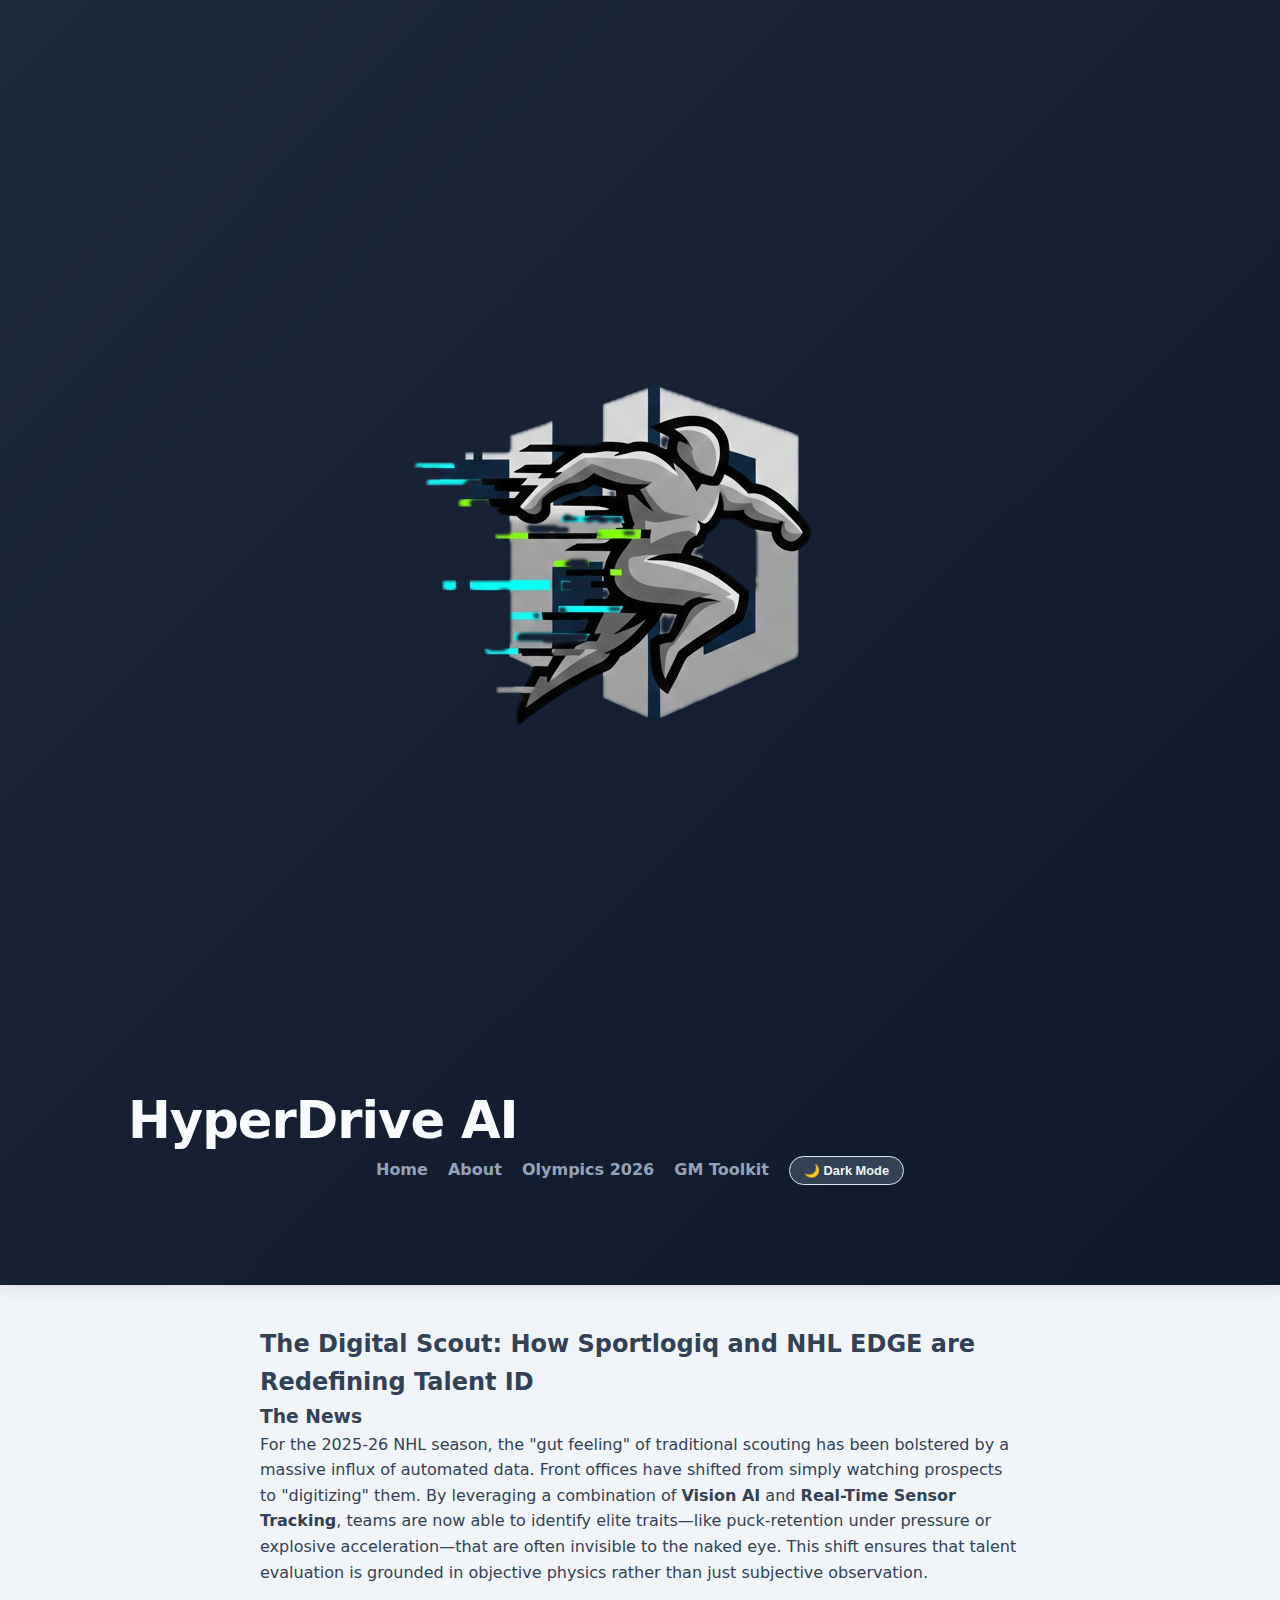
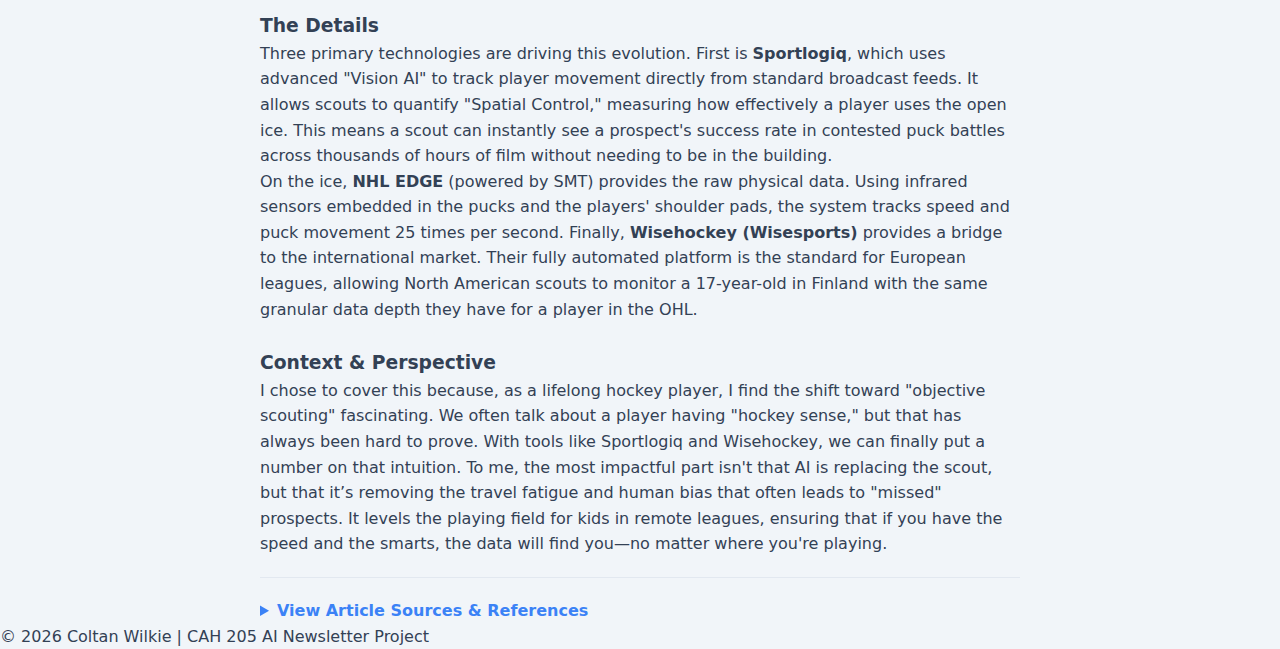
<file: post5.html>
<!DOCTYPE html>
<html lang="en">
<head>
    <meta charset="UTF-8">
    <meta name="viewport" content="width=device-width, initial-scale=1.0">
    <title>Hockey Scouting | HyperDrive AI</title>
    <link rel="stylesheet" href="style.css">
</head>
<body>

    <header class="main-header">
    <div class="header-content-wrapper">
        <div class="branding-row">
            <img src="images/hyperdrive-logo.png" alt="HyperDrive AI Logo" class="dynamic-logo">
            <h1 class="dynamic-title">HyperDrive AI</h1>
        </div>

        <nav class="main-nav">
            <a href="index.html">Home</a>
            <a href="about.html">About</a>
            <a href="post6.html">Olympics 2026</a>
            <a href="toolkit.html">GM Toolkit</a> <button id="theme-toggle">🌙 Dark Mode</button>
        </nav>
    </div>
</header>

    <main>
        <article class="about-card">
            <h2>The Digital Scout: How Sportlogiq and NHL EDGE are Redefining Talent ID</h2>
            
            <h3>The News</h3>
            <p>For the 2025-26 NHL season, the "gut feeling" of traditional scouting has been bolstered by a massive influx of automated data. Front offices have shifted from simply watching prospects to "digitizing" them. By leveraging a combination of <strong>Vision AI</strong> and <strong>Real-Time Sensor Tracking</strong>, teams are now able to identify elite traits—like puck-retention under pressure or explosive acceleration—that are often invisible to the naked eye. This shift ensures that talent evaluation is grounded in objective physics rather than just subjective observation.</p>

            <br>
            <h3>The Details</h3>
            <p>Three primary technologies are driving this evolution. First is <strong>Sportlogiq</strong>, which uses advanced "Vision AI" to track player movement directly from standard broadcast feeds. It allows scouts to quantify "Spatial Control," measuring how effectively a player uses the open ice. This means a scout can instantly see a prospect's success rate in contested puck battles across thousands of hours of film without needing to be in the building.</p>
            <p>On the ice, <strong>NHL EDGE</strong> (powered by SMT) provides the raw physical data. Using infrared sensors embedded in the pucks and the players' shoulder pads, the system tracks speed and puck movement 25 times per second. Finally, <strong>Wisehockey (Wisesports)</strong> provides a bridge to the international market. Their fully automated platform is the standard for European leagues, allowing North American scouts to monitor a 17-year-old in Finland with the same granular data depth they have for a player in the OHL.</p>

            <br>
            <h3>Context & Perspective</h3>
            <p>I chose to cover this because, as a lifelong hockey player, I find the shift toward "objective scouting" fascinating. We often talk about a player having "hockey sense," but that has always been hard to prove. With tools like Sportlogiq and Wisehockey, we can finally put a number on that intuition. To me, the most impactful part isn't that AI is replacing the scout, but that it’s removing the travel fatigue and human bias that often leads to "missed" prospects. It levels the playing field for kids in remote leagues, ensuring that if you have the speed and the smarts, the data will find you—no matter where you're playing.</p>

            <hr style="margin: 20px 0; border: 0; border-top: 1px solid #e2e8f0;">
            <details>
                <summary style="font-weight: bold; color: #3b82f6; cursor: pointer;">View Article Sources & References</summary>
                <ul style="margin-top: 10px; padding-left: 20px; line-height: 2;">
                    <li><a href="https://sportlogiq.com/" target="_blank">Sportlogiq: Vision AI and Advanced Analytics</a></li>
                    <li><a href="https://edge.nhl.com/" target="_blank">NHL EDGE: Official Puck and Player Tracking</a></li>
                    <li><a href="https://wisehockey.com/" target="_blank">Wisehockey: Automated Real-Time Analytics</a></li>
                </ul>
            </details>
        </article>
    </main>

    <footer>
        <p>&copy; 2026 Coltan Wilkie | CAH 205 AI Newsletter Project</p>
    </footer>

    <script src="script.js"></script>
</body>
</html>
</file>
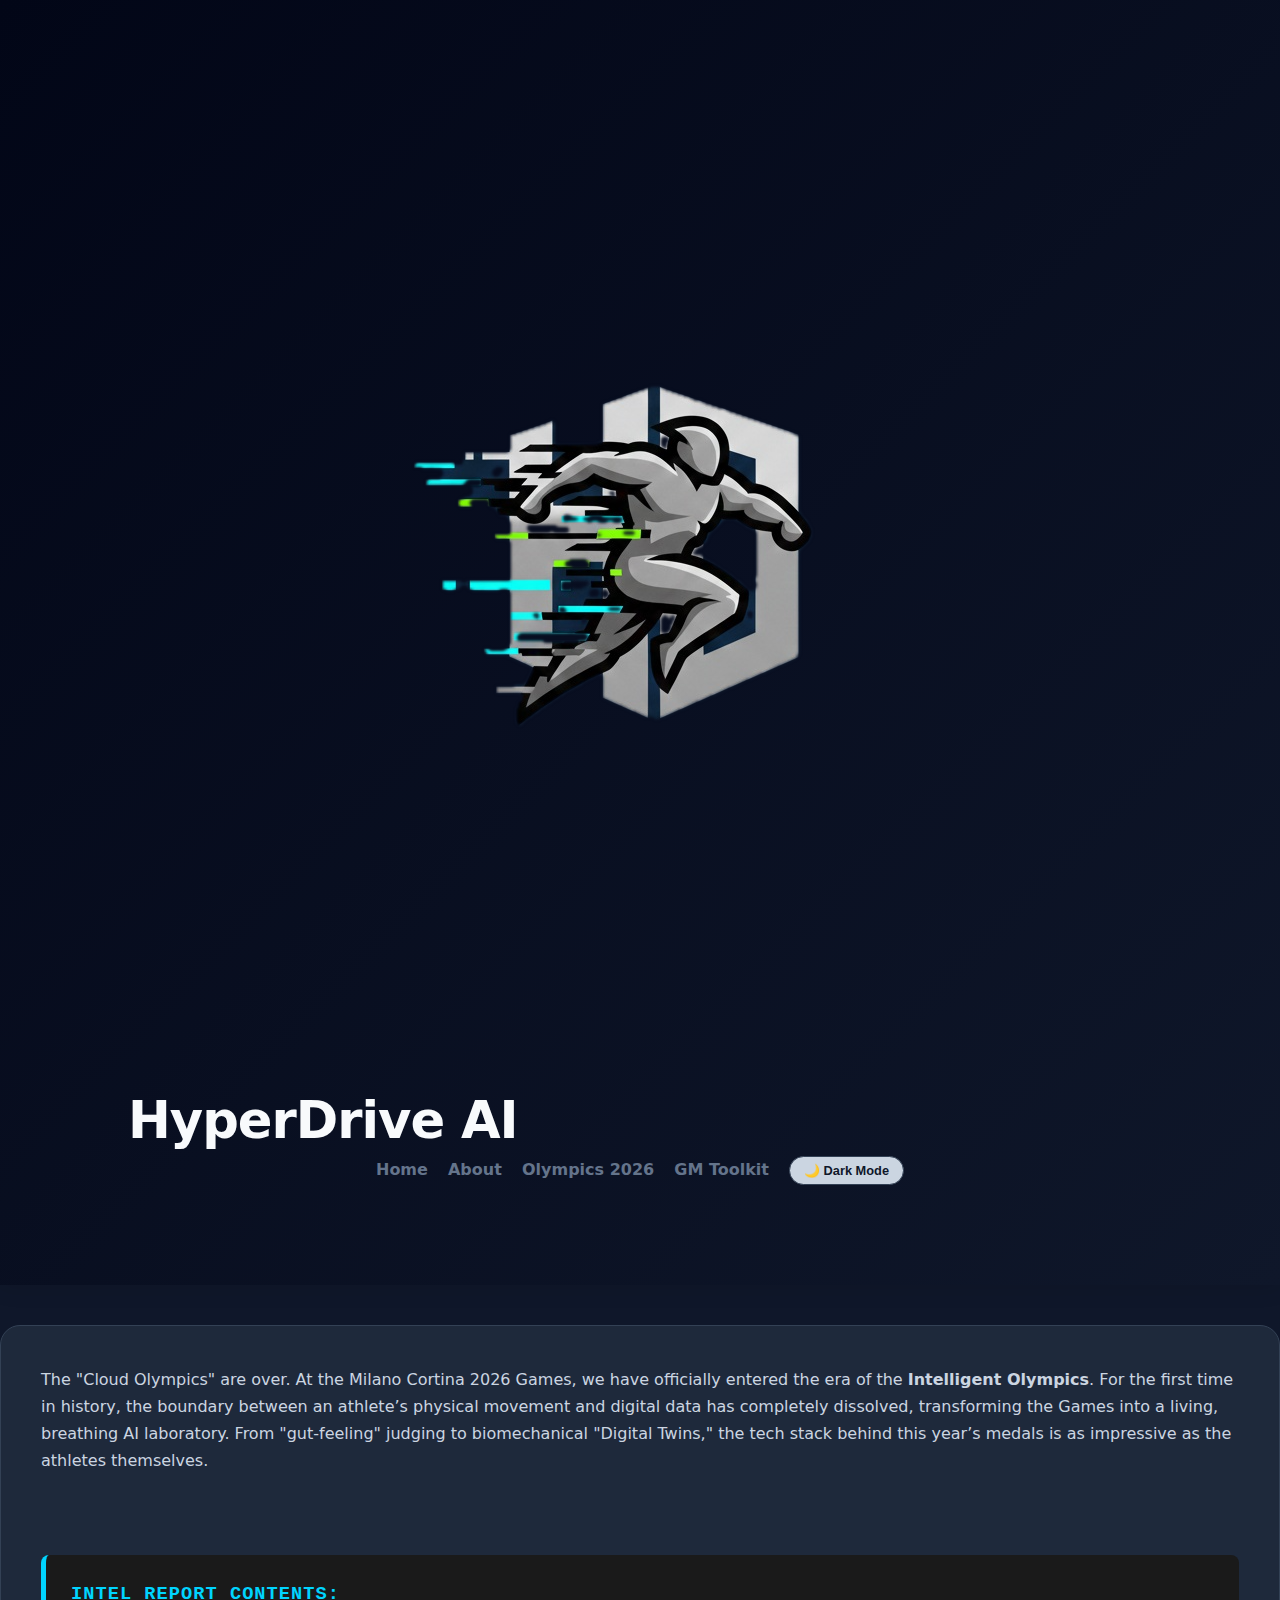
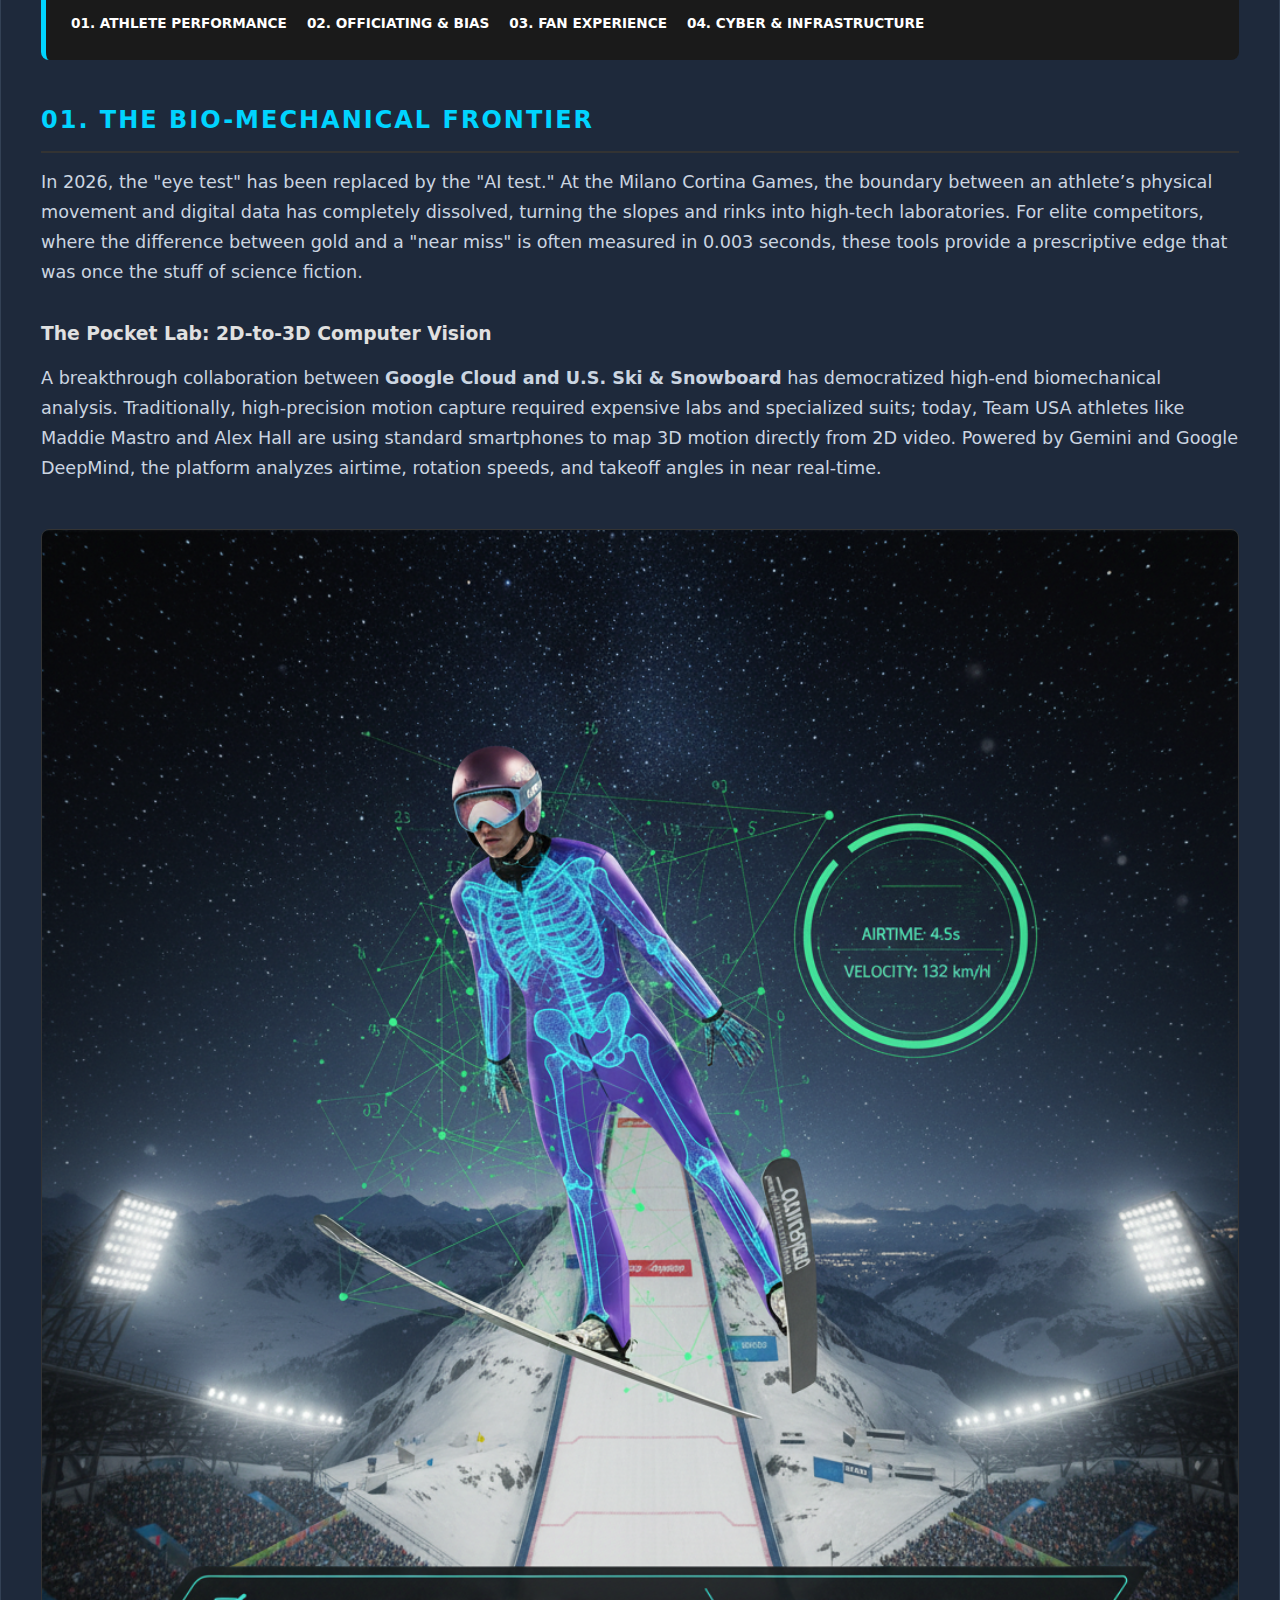
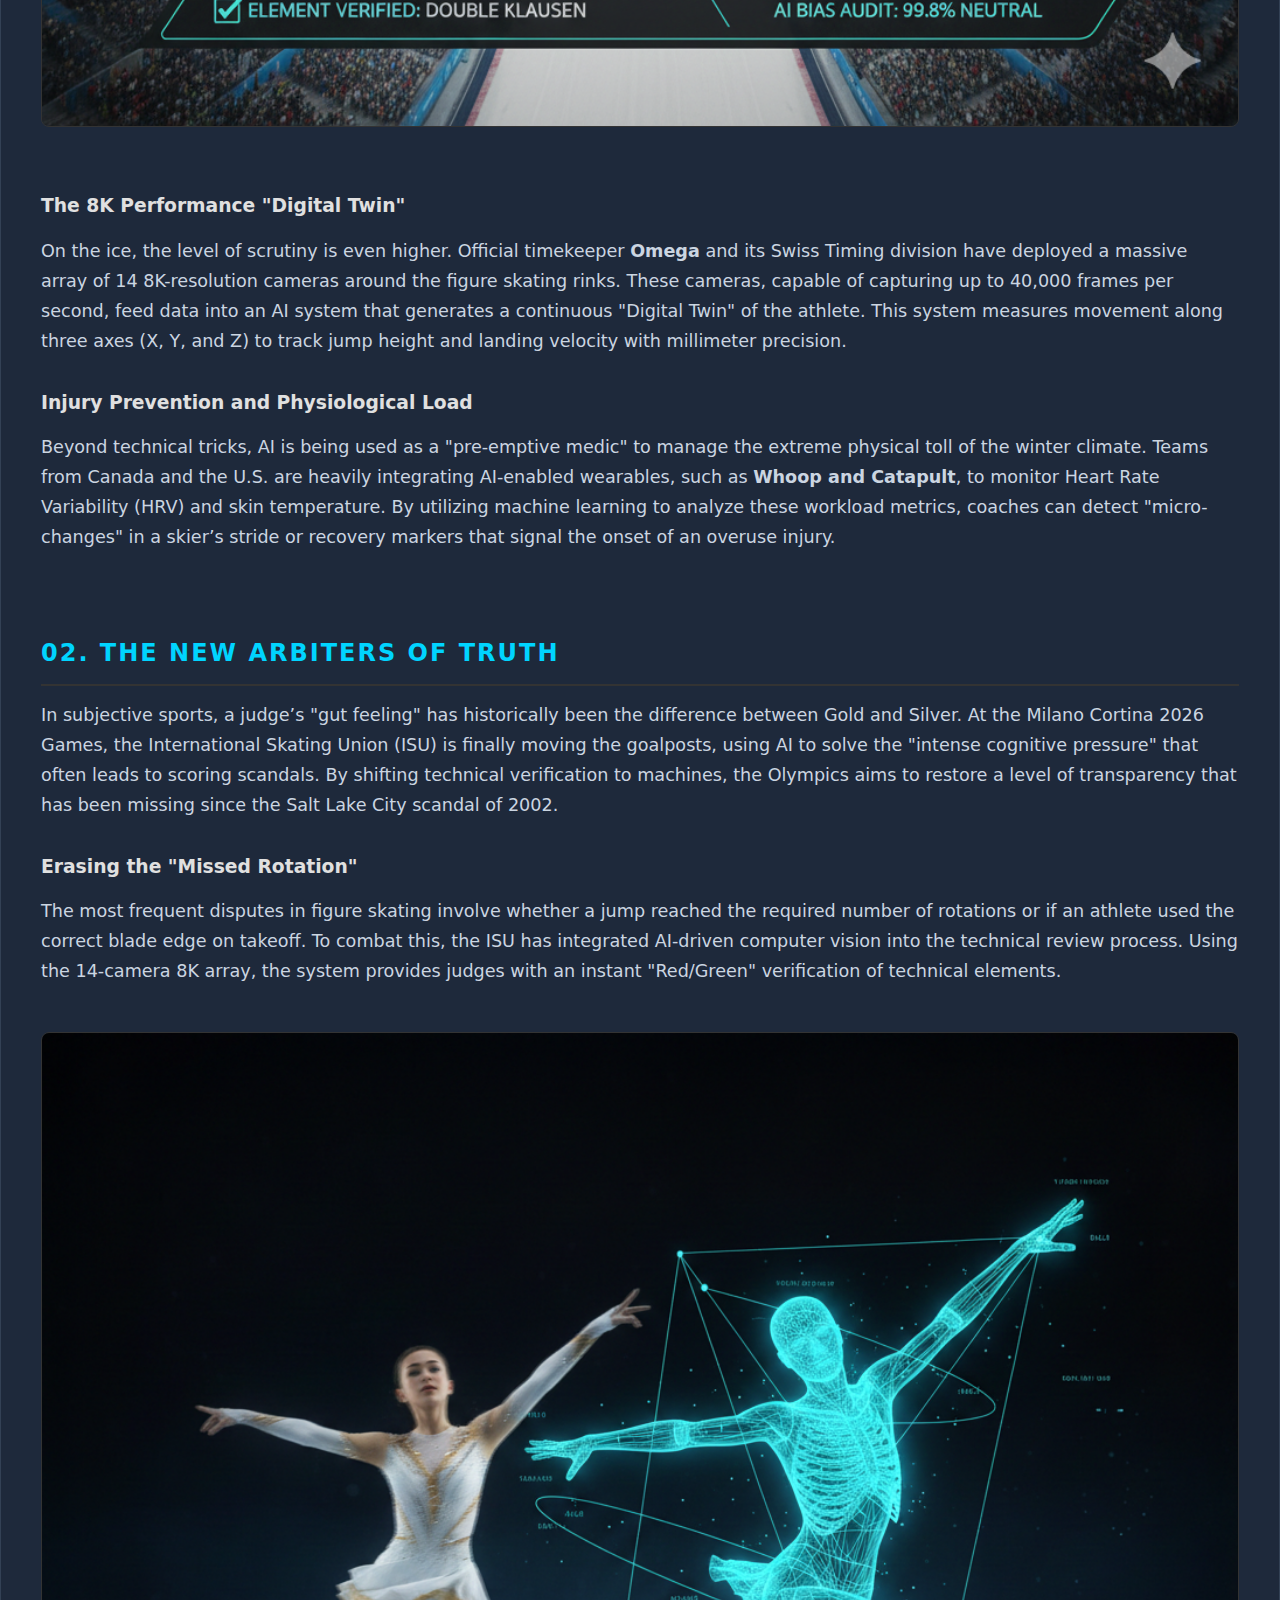
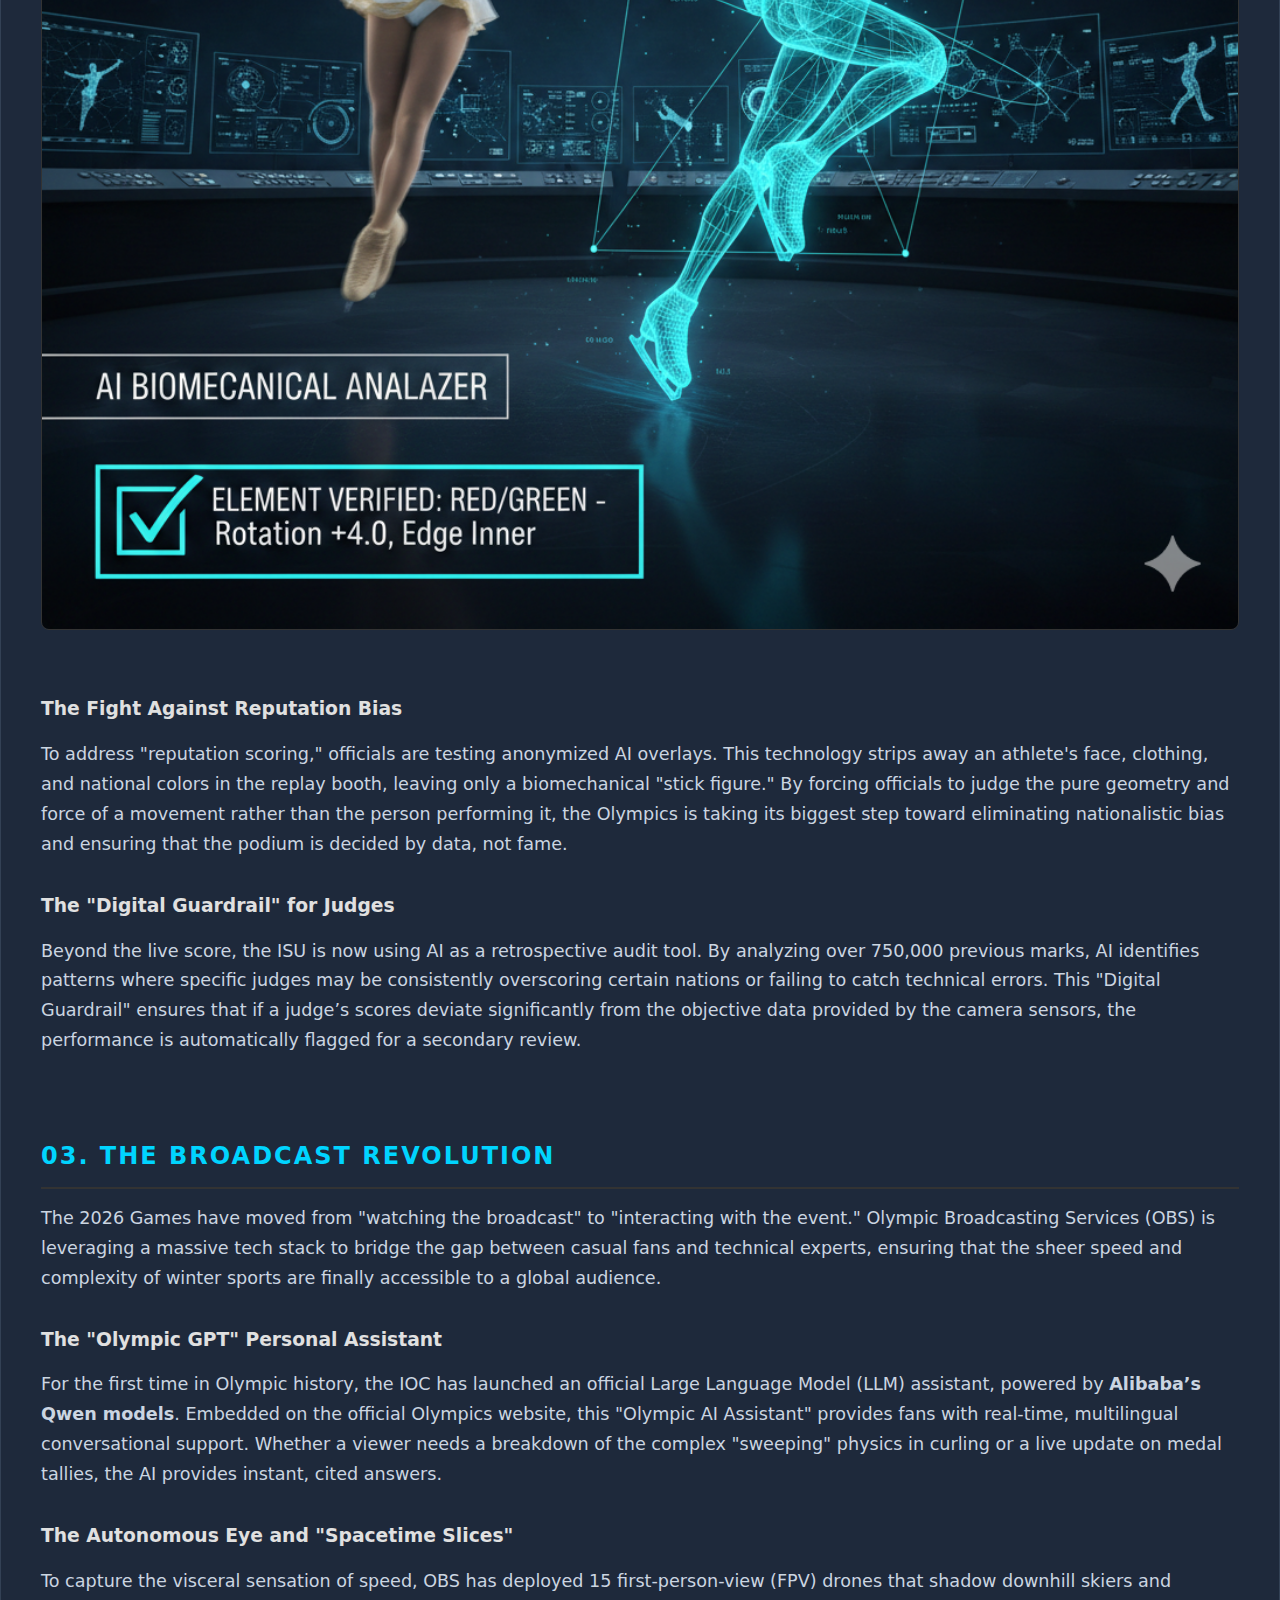
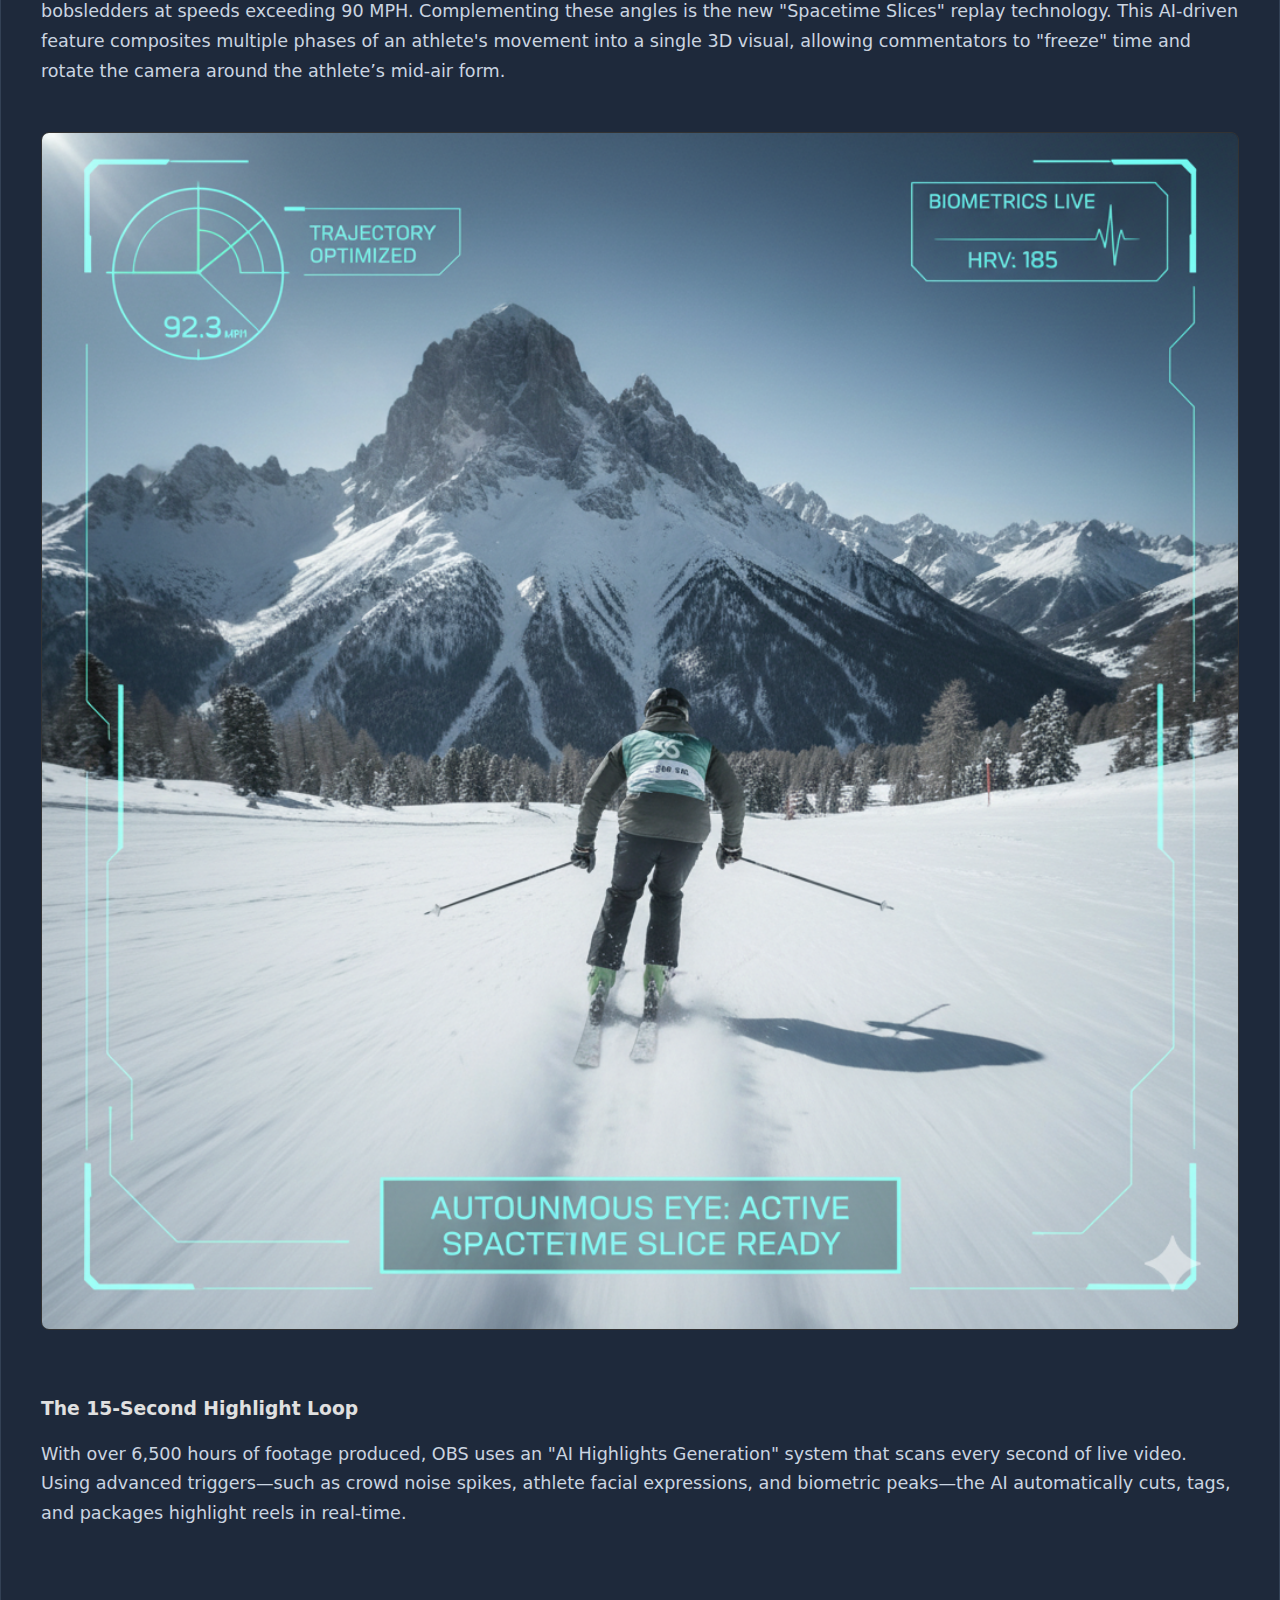
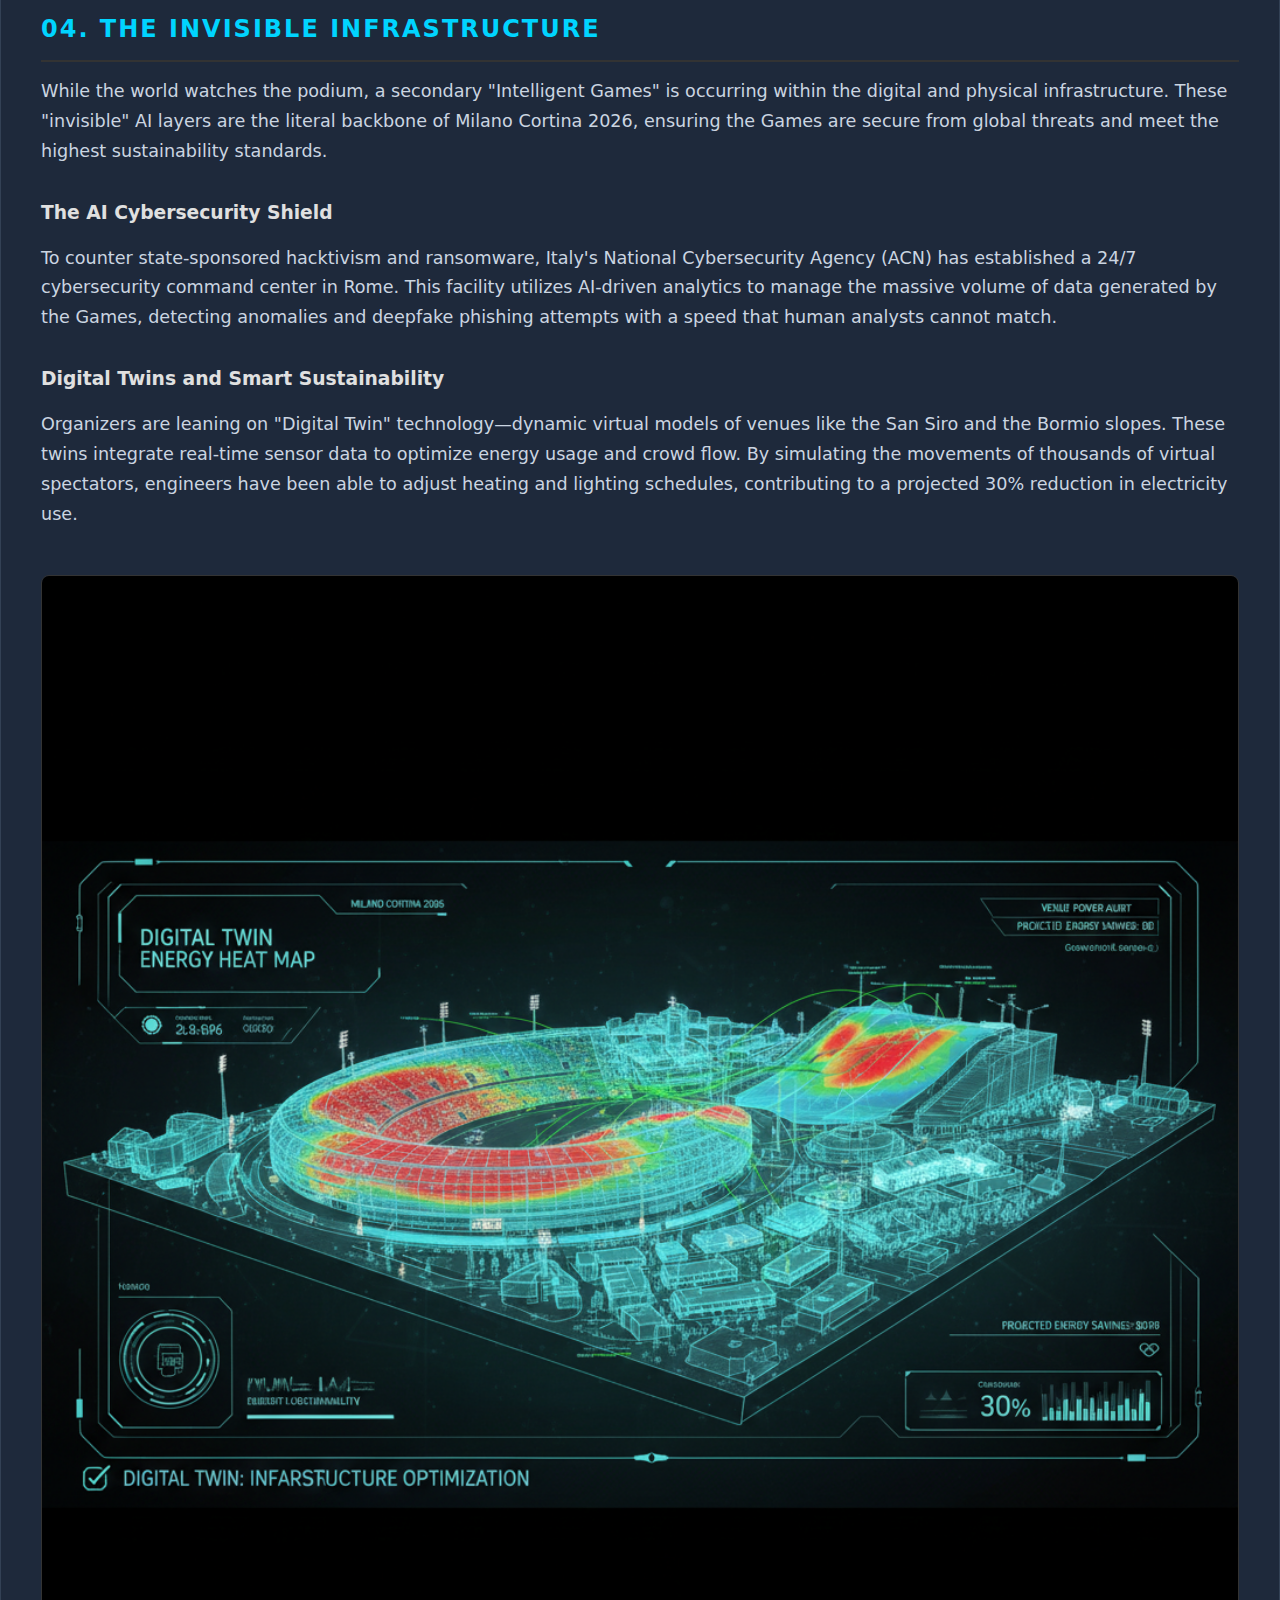
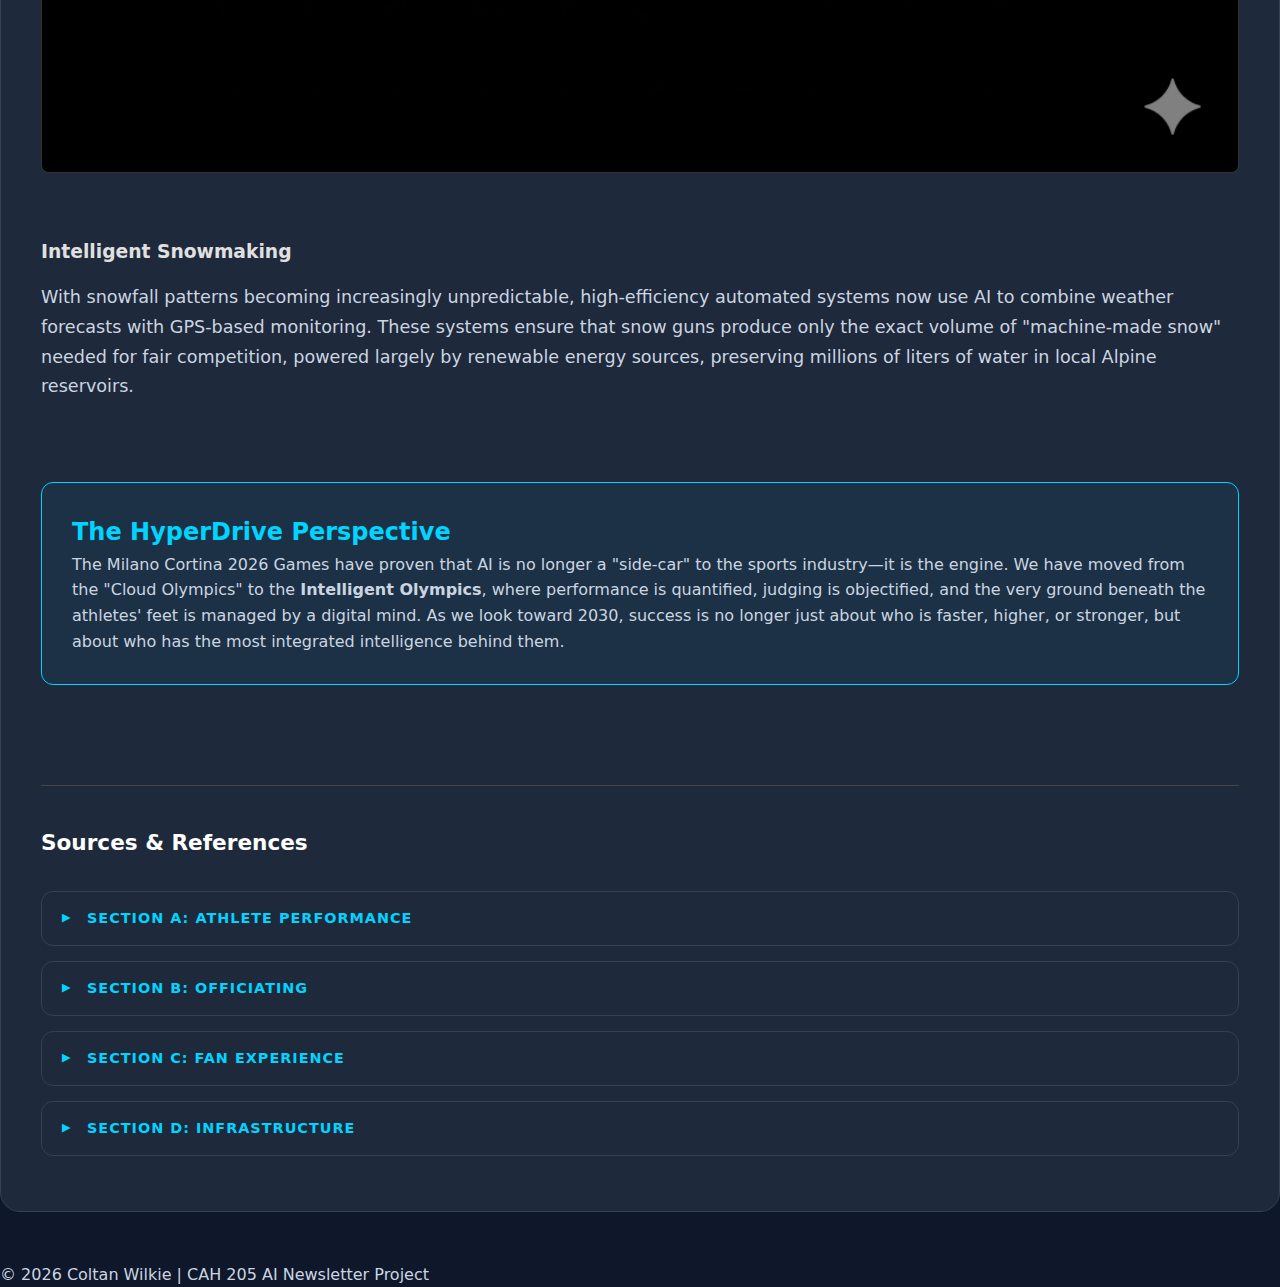
<file: post6.html>
<!DOCTYPE html>
<html lang="en">
<head>
    <meta charset="UTF-8">
    <meta name="viewport" content="width=device-width, initial-scale=1.0">
    <title>The Intelligent Games | HyperDrive AI</title>
    <link rel="stylesheet" href="style.css">
</head>
<body class="dark-mode"> 

   <header class="main-header">
    <div class="header-content-wrapper">
        <div class="branding-row">
            <img src="images/hyperdrive-logo.png" alt="HyperDrive AI Logo" class="dynamic-logo">
            <h1 class="dynamic-title">HyperDrive AI</h1>
        </div>

        <nav class="main-nav">
            <a href="index.html">Home</a>
            <a href="about.html">About</a>
            <a href="post6.html">Olympics 2026</a>
            <a href="toolkit.html">GM Toolkit</a> <button id="theme-toggle">🌙 Dark Mode</button>
        </nav>
    </div>
</header>

        <article class="full-post">
            <p class="post-section">
                The "Cloud Olympics" are over. At the Milano Cortina 2026 Games, we have officially entered the era of the <strong>Intelligent Olympics</strong>. For the first time in history, the boundary between an athlete’s physical movement and digital data has completely dissolved, transforming the Games into a living, breathing AI laboratory. From "gut-feeling" judging to biomechanical "Digital Twins," the tech stack behind this year’s medals is as impressive as the athletes themselves.
            </p>

            <div class="jump-menu">
                <h3>INTEL REPORT CONTENTS:</h3>
                <ul>
                    <li><a href="#performance">01. ATHLETE PERFORMANCE</a></li>
                    <li><a href="#officiating">02. OFFICIATING & BIAS</a></li>
                    <li><a href="#fan-experience">03. FAN EXPERIENCE</a></li>
                    <li><a href="#infrastructure">04. CYBER & INFRASTRUCTURE</a></li>
                </ul>
            </div>

            <section id="performance" class="post-section">
                <h2>01. The Bio-Mechanical Frontier</h2>
                <p>In 2026, the "eye test" has been replaced by the "AI test." At the Milano Cortina Games, the boundary between an athlete’s physical movement and digital data has completely dissolved, turning the slopes and rinks into high-tech laboratories. For elite competitors, where the difference between gold and a "near miss" is often measured in 0.003 seconds, these tools provide a prescriptive edge that was once the stuff of science fiction.</p>

                <h3>The Pocket Lab: 2D-to-3D Computer Vision</h3>
                <p>A breakthrough collaboration between <strong>Google Cloud and U.S. Ski & Snowboard</strong> has democratized high-end biomechanical analysis. Traditionally, high-precision motion capture required expensive labs and specialized suits; today, Team USA athletes like Maddie Mastro and Alex Hall are using standard smartphones to map 3D motion directly from 2D video. Powered by Gemini and Google DeepMind, the platform analyzes airtime, rotation speeds, and takeoff angles in near real-time.</p>
                
                <img src="images/post6-biomechanics.jpg" alt="3D Biomechanical Model Visualization" class="post-image">

                <h3>The 8K Performance "Digital Twin"</h3>
                <p>On the ice, the level of scrutiny is even higher. Official timekeeper <strong>Omega</strong> and its Swiss Timing division have deployed a massive array of 14 8K-resolution cameras around the figure skating rinks. These cameras, capable of capturing up to 40,000 frames per second, feed data into an AI system that generates a continuous "Digital Twin" of the athlete. This system measures movement along three axes (X, Y, and Z) to track jump height and landing velocity with millimeter precision.</p>

                <h3>Injury Prevention and Physiological Load</h3>
                <p>Beyond technical tricks, AI is being used as a "pre-emptive medic" to manage the extreme physical toll of the winter climate. Teams from Canada and the U.S. are heavily integrating AI-enabled wearables, such as <strong>Whoop and Catapult</strong>, to monitor Heart Rate Variability (HRV) and skin temperature. By utilizing machine learning to analyze these workload metrics, coaches can detect "micro-changes" in a skier’s stride or recovery markers that signal the onset of an overuse injury.</p>
            </section>

            <section id="officiating" class="post-section">
                <h2>02. The New Arbiters of Truth</h2>
                <p>In subjective sports, a judge’s "gut feeling" has historically been the difference between Gold and Silver. At the Milano Cortina 2026 Games, the International Skating Union (ISU) is finally moving the goalposts, using AI to solve the "intense cognitive pressure" that often leads to scoring scandals. By shifting technical verification to machines, the Olympics aims to restore a level of transparency that has been missing since the Salt Lake City scandal of 2002.</p>

                <h3>Erasing the "Missed Rotation"</h3>
                <p>The most frequent disputes in figure skating involve whether a jump reached the required number of rotations or if an athlete used the correct blade edge on takeoff. To combat this, the ISU has integrated AI-driven computer vision into the technical review process. Using the 14-camera 8K array, the system provides judges with an instant "Red/Green" verification of technical elements.</p>

                <img src="images/post6-judging.jpg" alt="AI Anonymized Stick Figure Overlay" class="post-image">

                <h3>The Fight Against Reputation Bias</h3>
                <p>To address "reputation scoring," officials are testing anonymized AI overlays. This technology strips away an athlete's face, clothing, and national colors in the replay booth, leaving only a biomechanical "stick figure." By forcing officials to judge the pure geometry and force of a movement rather than the person performing it, the Olympics is taking its biggest step toward eliminating nationalistic bias and ensuring that the podium is decided by data, not fame.</p>

                <h3>The "Digital Guardrail" for Judges</h3>
                <p>Beyond the live score, the ISU is now using AI as a retrospective audit tool. By analyzing over 750,000 previous marks, AI identifies patterns where specific judges may be consistently overscoring certain nations or failing to catch technical errors. This "Digital Guardrail" ensures that if a judge’s scores deviate significantly from the objective data provided by the camera sensors, the performance is automatically flagged for a secondary review.</p>
            </section>

            <section id="fan-experience" class="post-section">
                <h2>03. The Broadcast Revolution</h2>
                <p>The 2026 Games have moved from "watching the broadcast" to "interacting with the event." Olympic Broadcasting Services (OBS) is leveraging a massive tech stack to bridge the gap between casual fans and technical experts, ensuring that the sheer speed and complexity of winter sports are finally accessible to a global audience.</p>

                <h3>The "Olympic GPT" Personal Assistant</h3>
                <p>For the first time in Olympic history, the IOC has launched an official Large Language Model (LLM) assistant, powered by <strong>Alibaba’s Qwen models</strong>. Embedded on the official Olympics website, this "Olympic AI Assistant" provides fans with real-time, multilingual conversational support. Whether a viewer needs a breakdown of the complex "sweeping" physics in curling or a live update on medal tallies, the AI provides instant, cited answers.</p>

                <h3>The Autonomous Eye and "Spacetime Slices"</h3>
                <p>To capture the visceral sensation of speed, OBS has deployed 15 first-person-view (FPV) drones that shadow downhill skiers and bobsledders at speeds exceeding 90 MPH. Complementing these angles is the new "Spacetime Slices" replay technology. This AI-driven feature composites multiple phases of an athlete's movement into a single 3D visual, allowing commentators to "freeze" time and rotate the camera around the athlete’s mid-air form.</p>
                
                <img src="images/post6-drone.jpg" alt="AI FPV Drone Perspective" class="post-image">

                <h3>The 15-Second Highlight Loop</h3>
                <p>With over 6,500 hours of footage produced, OBS uses an "AI Highlights Generation" system that scans every second of live video. Using advanced triggers—such as crowd noise spikes, athlete facial expressions, and biometric peaks—the AI automatically cuts, tags, and packages highlight reels in real-time.</p>
            </section>

            <section id="infrastructure" class="post-section">
                <h2>04. The Invisible Infrastructure</h2>
                <p>While the world watches the podium, a secondary "Intelligent Games" is occurring within the digital and physical infrastructure. These "invisible" AI layers are the literal backbone of Milano Cortina 2026, ensuring the Games are secure from global threats and meet the highest sustainability standards.</p>

                <h3>The AI Cybersecurity Shield</h3>
                <p>To counter state-sponsored hacktivism and ransomware, Italy's National Cybersecurity Agency (ACN) has established a 24/7 cybersecurity command center in Rome. This facility utilizes AI-driven analytics to manage the massive volume of data generated by the Games, detecting anomalies and deepfake phishing attempts with a speed that human analysts cannot match.</p>

                <h3>Digital Twins and Smart Sustainability</h3>
                <p>Organizers are leaning on "Digital Twin" technology—dynamic virtual models of venues like the San Siro and the Bormio slopes. These twins integrate real-time sensor data to optimize energy usage and crowd flow. By simulating the movements of thousands of virtual spectators, engineers have been able to adjust heating and lighting schedules, contributing to a projected 30% reduction in electricity use.</p>

                <img src="images/post6-digitaltwin.jpg" alt="Digital Twin Energy Heat Map" class="post-image">

                <h3>Intelligent Snowmaking</h3>
                <p>With snowfall patterns becoming increasingly unpredictable, high-efficiency automated systems now use AI to combine weather forecasts with GPS-based monitoring. These systems ensure that snow guns produce only the exact volume of "machine-made snow" needed for fair competition, powered largely by renewable energy sources, preserving millions of liters of water in local Alpine reservoirs.</p>
            </section>

            <div class="perspective-box">
                <h2>The HyperDrive Perspective</h2>
                <p>The Milano Cortina 2026 Games have proven that AI is no longer a "side-car" to the sports industry—it is the engine. We have moved from the "Cloud Olympics" to the <strong>Intelligent Olympics</strong>, where performance is quantified, judging is objectified, and the very ground beneath the athletes' feet is managed by a digital mind. As we look toward 2030, success is no longer just about who is faster, higher, or stronger, but about who has the most integrated intelligence behind them.</p>
            </div>

            <footer class="source-list">
                <h2>Sources & References</h2>
                
                <details>
                    <summary>Section A: Athlete Performance</summary>
                    <ul>
                        <li>DeGeurin, M. (2026, February 11). <a href="https://www.popsci.com/technology/camera-technology-2026-winter-olympics/">The Tech behind the Olympics</a>. Popular Science.</li>
                        <li>Google. (2026, February 5). <a href="https://blog.google/innovation-and-ai/infrastructure-and-cloud/google-cloud/us-ski-snowboard-tool-winter-olympics-2026/">Team USA tricks with AI</a>. Google.</li>
                        <li>KGW News. (n.d.). <a href="https://www.youtube.com/watch?v=BKOb6QMRTHs">Intel AI program helps Olympians train</a>. YouTube.</li>
                        <li>Omega®. <a href="https://www.omegawatches.com/world-of-omega/olympic-and-paralympic-games/milano-cortina-2026">Omega Official Olympic Site</a>.</li>
                    </ul>
                </details>

                <details>
                    <summary>Section B: Officiating</summary>
                    <ul>
                        <li>CGTN. (2026, February 11). <a href="https://news.cgtn.com/news/2026-02-11/International-Skating-Union-weighs-AI-s-role-in-judging--1KFKl1sSgLK/p.html">ISU weighs AI’s role in judging</a>. CGTN.</li>
                        <li>Ji-han, Y. (2026). <a href="https://www.chosun.com/english/industry-en/2026/02/12/JF6UQSPS3BBBFHDED65WT5CSOY/">AI measures skating to millionths</a>. The Chosun Daily.</li>
                        <li>Perobelli, A. (2026). <a href="https://www.straitstimes.com/sport/figure-skating-isu-stands-by-ice-dance-scoring-amid-olympic-fan-backlash">ISU stands by ice dance scoring</a>. The Straits Times.</li>
                    </ul>
                </details>

                <details>
                    <summary>Section C: Fan Experience</summary>
                    <ul>
                        <li>Taiwan News. (2026, February 4). <a href="https://www.taiwannews.com.tw/news/6296158">Alibaba Cloud-based AI innovation</a>.</li>
                        <li>Bevir, G. (2026, February 11). <a href="https://www.svgeurope.org/blog/headlines/milano-cortina-2026-obs-expands-ai-powered-content-workflows/">OBS expands AI-powered content workflows</a>. SVG Europe.</li>
                        <li>NewscastStudio. (2026, February 12). <a href="https://www.newscaststudio.com/2026/02/12/fpv-drones-deliver-athlete-perspective-with-winter-olympics-debut/">FPV drones deliver athlete perspective</a>.</li>
                    </ul>
                </details>

                <details>
                    <summary>Section D: Infrastructure</summary>
                    <ul>
                        <li>Feingold, S. (2026, February 11). <a href="https://www.weforum.org/stories/2026/02/2026-milan-cortina-olympic-games-cyber-target-how-defenders-responding/">Milan-Cortina 2026 cyber target</a>. World Economic Forum.</li>
                        <li>Lin, C.-J. (n.d.). <a href="https://www.ingenia.org.uk/articles/perfecting-the-slopes-for-the-2026-winter-olympics/">Engineering snow on the slopes</a>. Ingenia.</li>
                        <li>Zimmerman, B. (2026, January 10). <a href="https://www.tomorrowsworldtoday.com/technology/milano-cortina-2026-digital-twins-allow-engineers-to-visit-venues-before-they-exist/">Digital Twins and Venues</a>. Tomorrow’s World Today®.</li>
                    </ul>
                </details>
            </footer>
            
        </article>
    </div>

    <footer>
        <p>© 2026 Coltan Wilkie | CAH 205 AI Newsletter Project</p>
    </footer>

    <script src="script.js"></script>

</body>
</html>
</file>
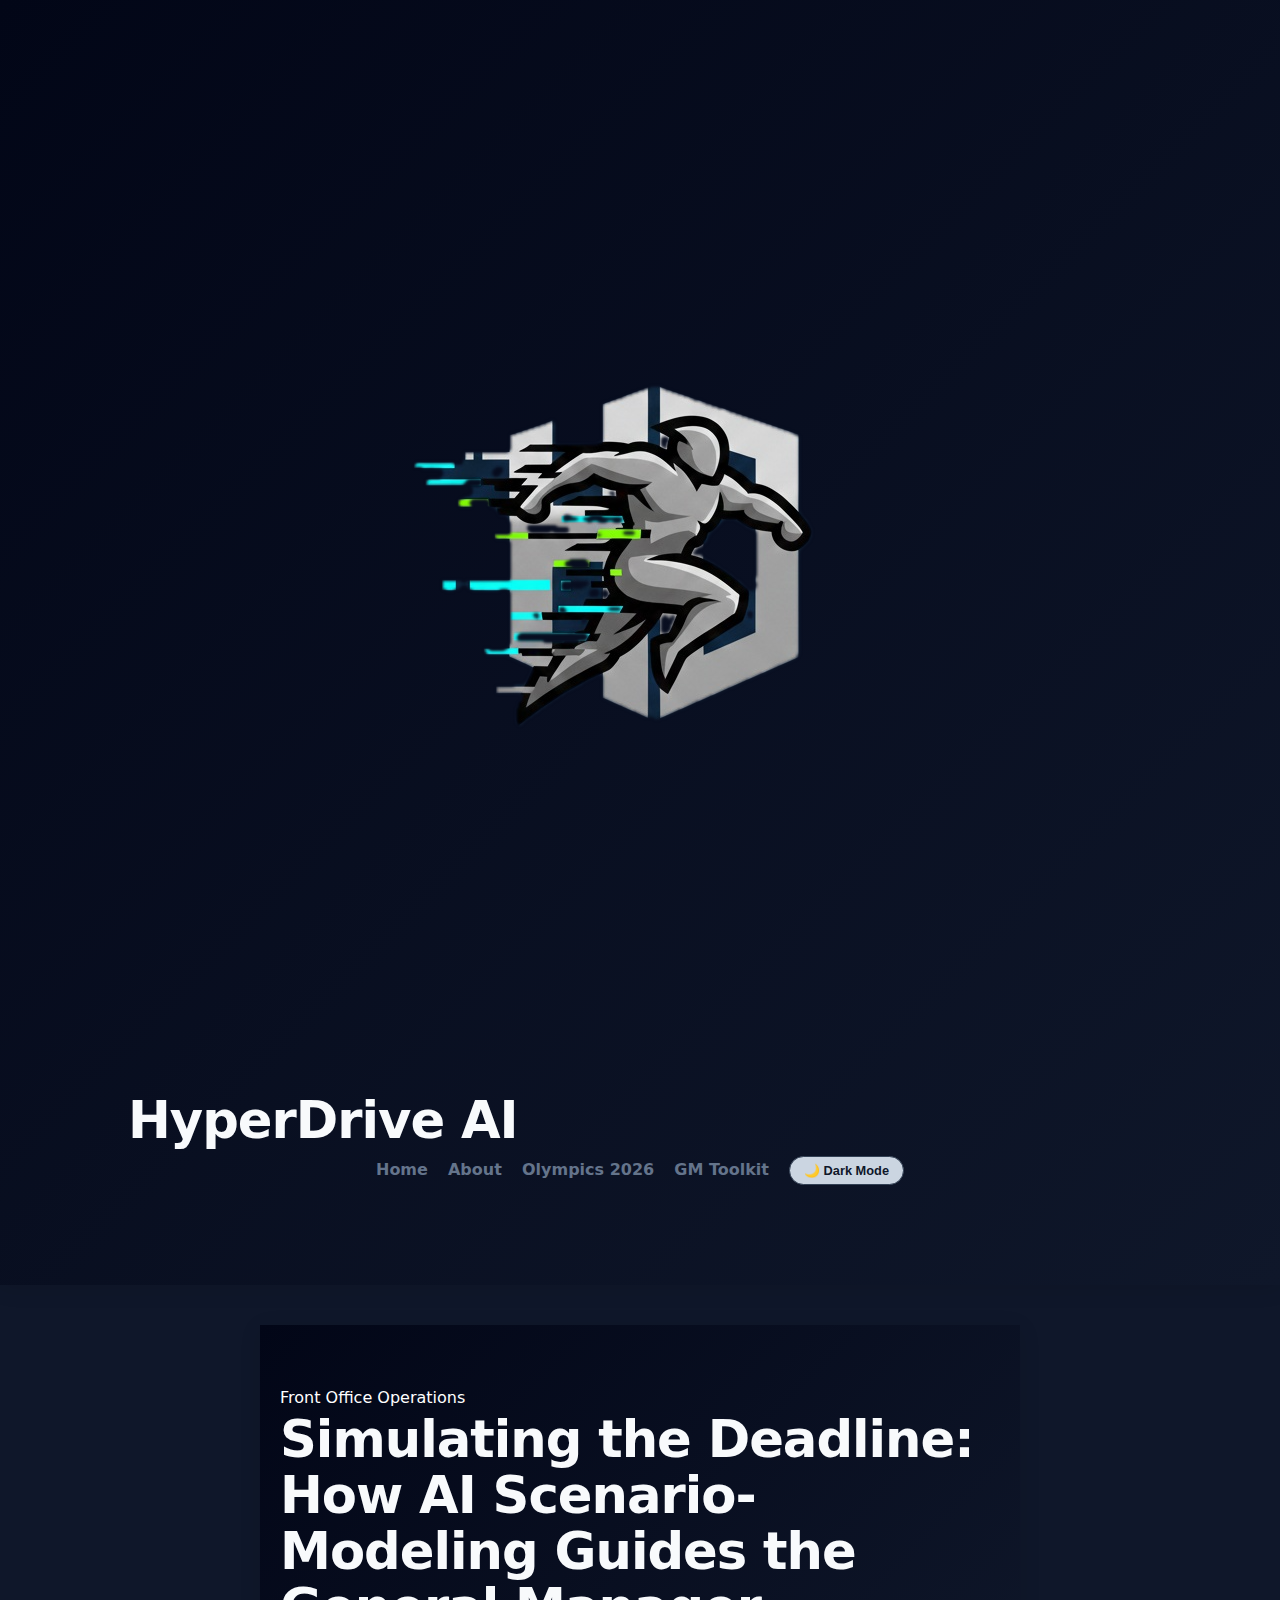
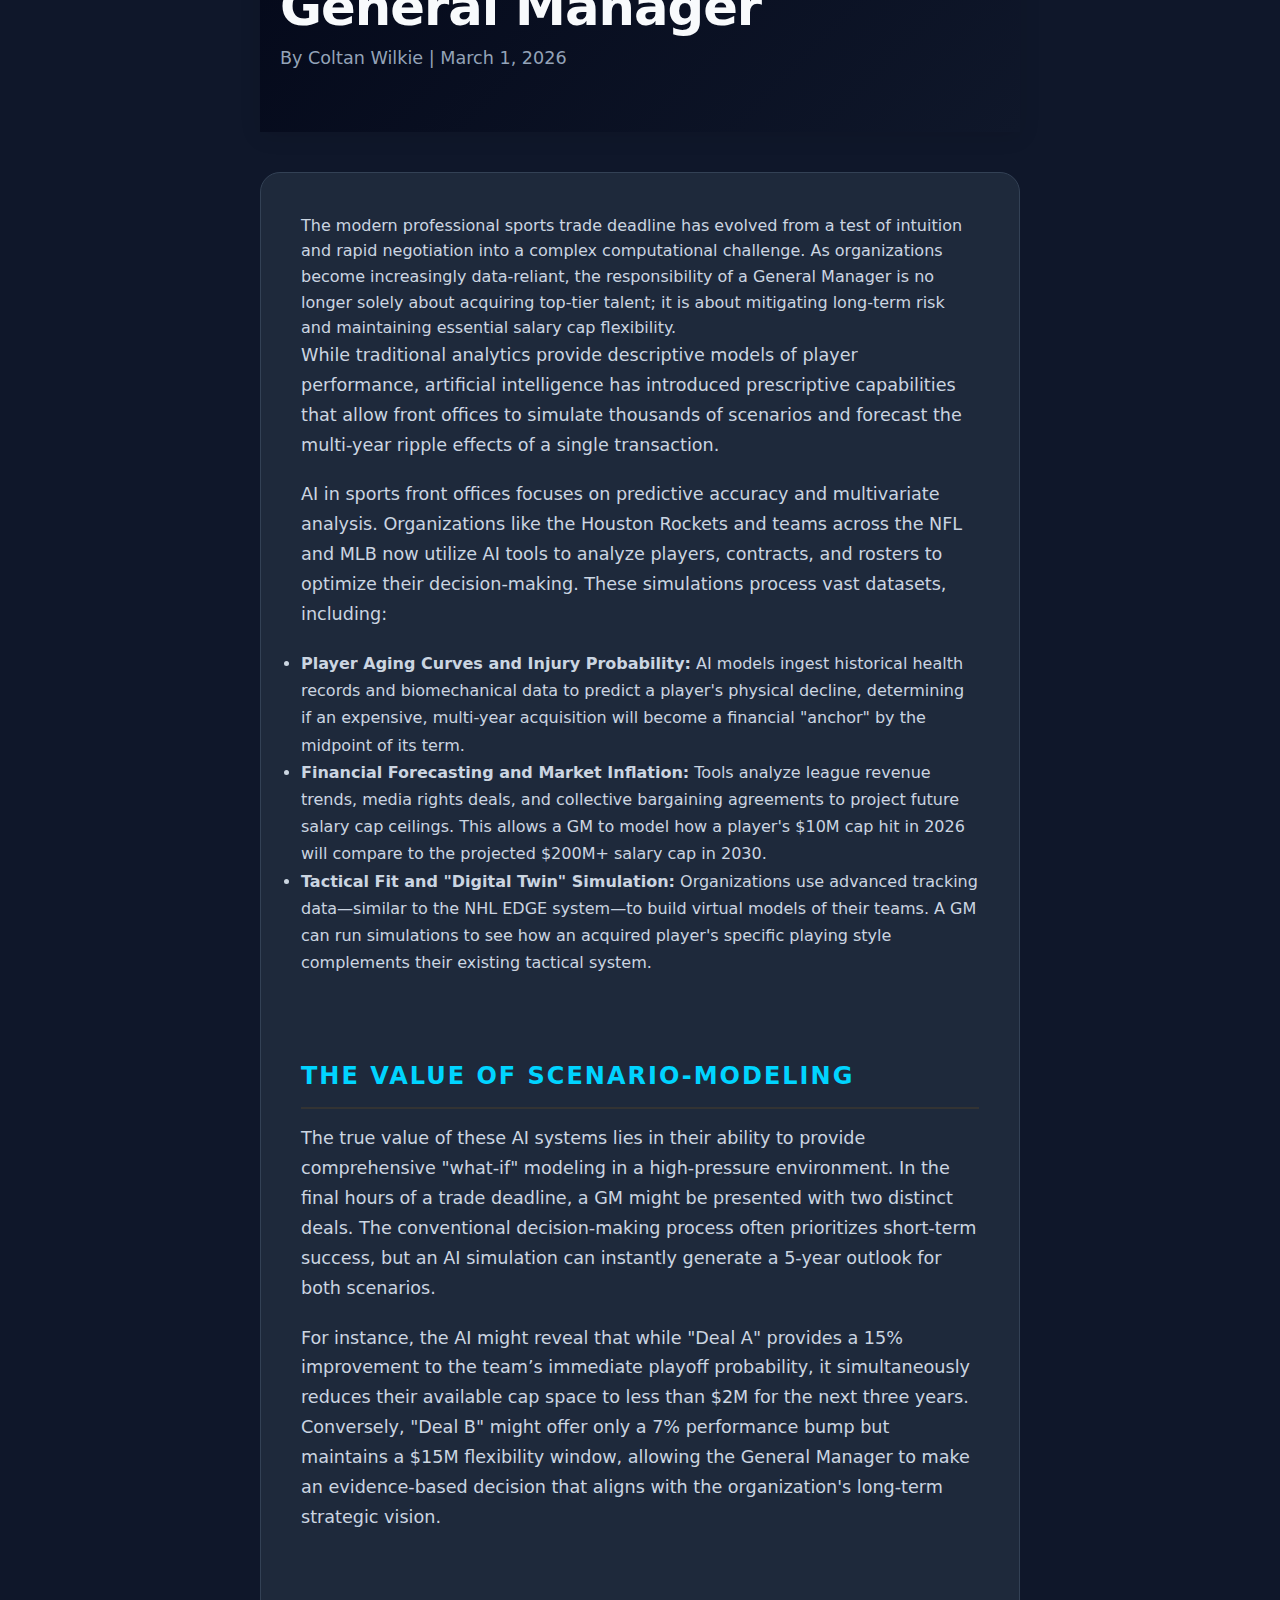
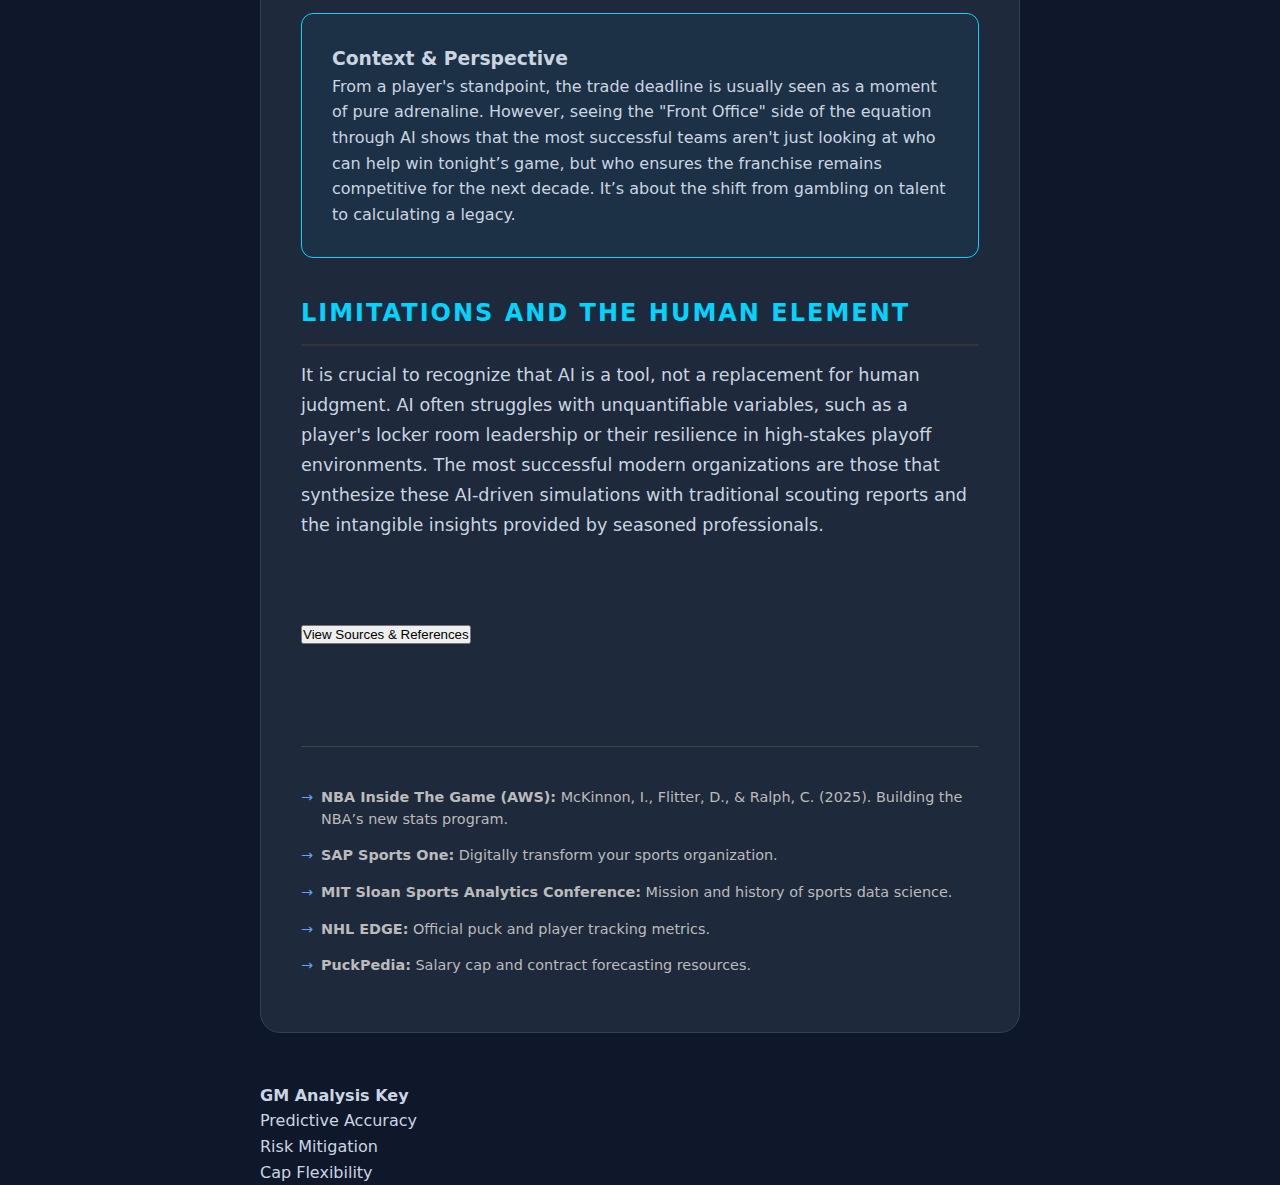
<file: post7.html>
<!DOCTYPE html>
<html lang="en">
<head>
    <meta charset="UTF-8">
    <meta name="viewport" content="width=device-width, initial-scale=1.0">
    <title>The Intelligent Games | HyperDrive AI</title>
    <link rel="stylesheet" href="style.css">
</head>
<body class="dark-mode"> 

   <header class="main-header">
    <div class="header-content-wrapper">
        <div class="branding-row">
            <img src="images/hyperdrive-logo.png" alt="HyperDrive AI Logo" class="dynamic-logo">
            <h1 class="dynamic-title">HyperDrive AI</h1>
        </div>

        <nav class="main-nav">
            <a href="index.html">Home</a>
            <a href="about.html">About</a>
            <a href="post6.html">Olympics 2026</a>
            <a href="toolkit.html">GM Toolkit</a> <button id="theme-toggle">🌙 Dark Mode</button>
        </nav>
    </div>
</header>


    <main class="article-container">
        <header class="article-hero deadline-bg">
            <div class="hero-content">
                <span class="category-tag">Front Office Operations</span>
                <h1>Simulating the Deadline: How AI Scenario-Modeling Guides the General Manager</h1>
                <p class="author-meta">By Coltan Wilkie | March 1, 2026</p>
            </div>
        </header>

        <div class="article-grid">
            <article class="full-post">
                <p class="intro-text">
                    The modern professional sports trade deadline has evolved from a test of intuition and rapid negotiation into a complex computational challenge. As organizations become increasingly data-reliant, the responsibility of a General Manager is no longer solely about acquiring top-tier talent; it is about mitigating long-term risk and maintaining essential salary cap flexibility.
                </p>

                <div class="post-section">
                    <p>While traditional analytics provide descriptive models of player performance, artificial intelligence has introduced prescriptive capabilities that allow front offices to simulate thousands of scenarios and forecast the multi-year ripple effects of a single transaction.</p>
                    
                    <p>AI in sports front offices focuses on predictive accuracy and multivariate analysis. Organizations like the Houston Rockets and teams across the NFL and MLB now utilize AI tools to analyze players, contracts, and rosters to optimize their decision-making. These simulations process vast datasets, including:</p>
                    
                    <ul class="feature-list">
                        <li><strong>Player Aging Curves and Injury Probability:</strong> AI models ingest historical health records and biomechanical data to predict a player's physical decline, determining if an expensive, multi-year acquisition will become a financial "anchor" by the midpoint of its term.</li>
                        <li><strong>Financial Forecasting and Market Inflation:</strong> Tools analyze league revenue trends, media rights deals, and collective bargaining agreements to project future salary cap ceilings. This allows a GM to model how a player's $10M cap hit in 2026 will compare to the projected $200M+ salary cap in 2030.</li>
                        <li><strong>Tactical Fit and "Digital Twin" Simulation:</strong> Organizations use advanced tracking data—similar to the NHL EDGE system—to build virtual models of their teams. A GM can run simulations to see how an acquired player's specific playing style complements their existing tactical system.</li>
                    </ul>
                </div>

                <div class="post-section">
                    <h2>The Value of Scenario-Modeling</h2>
                    <p>The true value of these AI systems lies in their ability to provide comprehensive "what-if" modeling in a high-pressure environment. In the final hours of a trade deadline, a GM might be presented with two distinct deals. The conventional decision-making process often prioritizes short-term success, but an AI simulation can instantly generate a 5-year outlook for both scenarios.</p>
                    
                    <p>For instance, the AI might reveal that while "Deal A" provides a 15% improvement to the team’s immediate playoff probability, it simultaneously reduces their available cap space to less than $2M for the next three years. Conversely, "Deal B" might offer only a 7% performance bump but maintains a $15M flexibility window, allowing the General Manager to make an evidence-based decision that aligns with the organization's long-term strategic vision.</p>
                </div>

                <div class="perspective-box">
                    <h3>Context & Perspective</h3>
                    <p>From a player's standpoint, the trade deadline is usually seen as a moment of pure adrenaline. However, seeing the "Front Office" side of the equation through AI shows that the most successful teams aren't just looking at who can help win tonight’s game, but who ensures the franchise remains competitive for the next decade. It’s about the shift from gambling on talent to calculating a legacy.</p>
                </div>

                <div class="post-section">
                    <h2>Limitations and the Human Element</h2>
                    <p>It is crucial to recognize that AI is a tool, not a replacement for human judgment. AI often struggles with unquantifiable variables, such as a player's locker room leadership or their resilience in high-stakes playoff environments. The most successful modern organizations are those that synthesize these AI-driven simulations with traditional scouting reports and the intangible insights provided by seasoned professionals.</p>
                </div>

                <section class="sources-section">
                    <button class="sources-toggle">View Sources & References</button>
                    <ul class="source-list">
                        <li><strong>NBA Inside The Game (AWS):</strong> McKinnon, I., Flitter, D., & Ralph, C. (2025). Building the NBA’s new stats program.</li>
                        <li><strong>SAP Sports One:</strong> Digitally transform your sports organization.</li>
                        <li><strong>MIT Sloan Sports Analytics Conference:</strong> Mission and history of sports data science.</li>
                        <li><strong>NHL EDGE:</strong> Official puck and player tracking metrics.</li>
                        <li><strong>PuckPedia:</strong> Salary cap and contract forecasting resources.</li>
                    </ul>
                </section>
            </article>

            <aside class="article-sidebar">
                <div class="sidebar-card">
                    <h4>GM Analysis Key</h4>
                    <div class="stat-item">
                        <span>Predictive Accuracy</span>
                        <div class="stat-bar"><div class="bar-fill" style="width: 92%;"></div></div>
                    </div>
                    <div class="stat-item">
                        <span>Risk Mitigation</span>
                        <div class="stat-bar"><div class="bar-fill" style="width: 85%;"></div></div>
                    </div>
                    <div class="stat-item">
                        <span>Cap Flexibility</span>
                        <div class="stat-bar"><div class="bar-fill" style="width: 78%;"></div></div>
                    </div>
                </div>
            </aside>
        </div>
    </main>

</body>
</html>
</file>
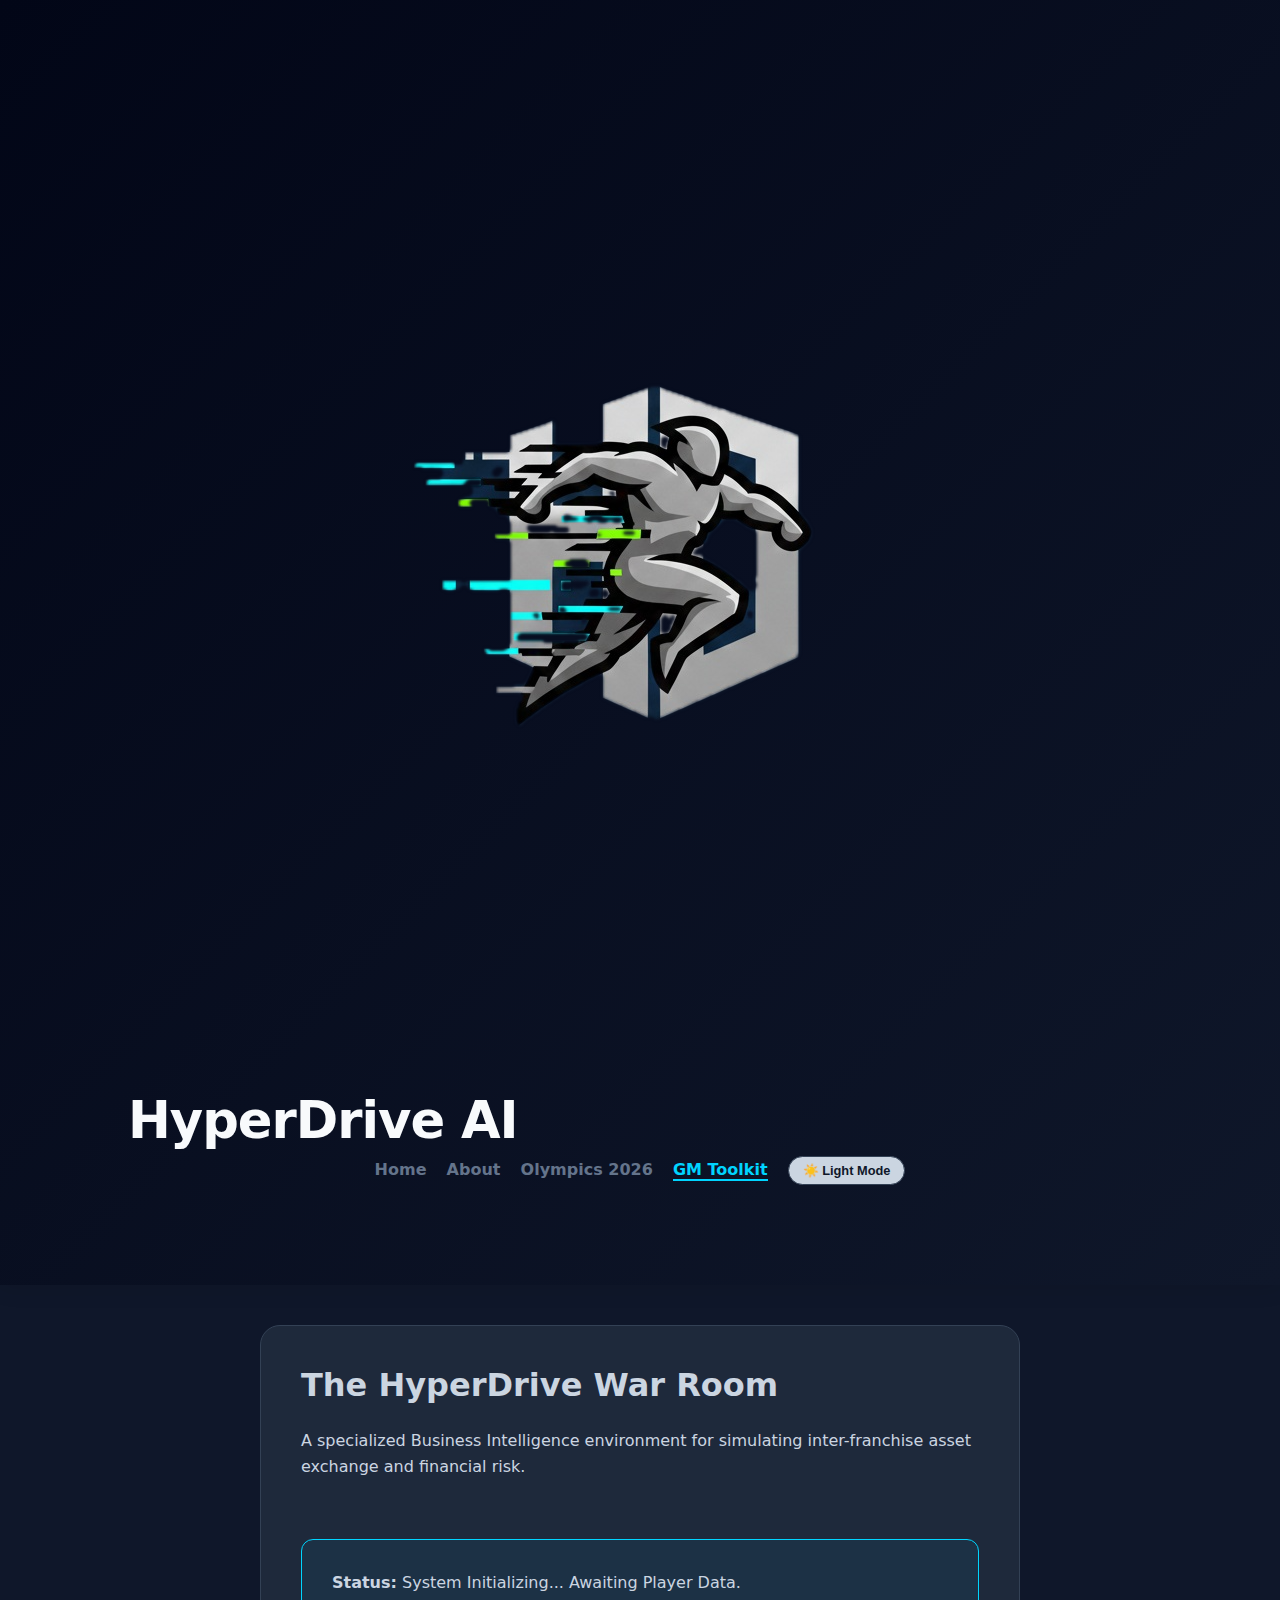
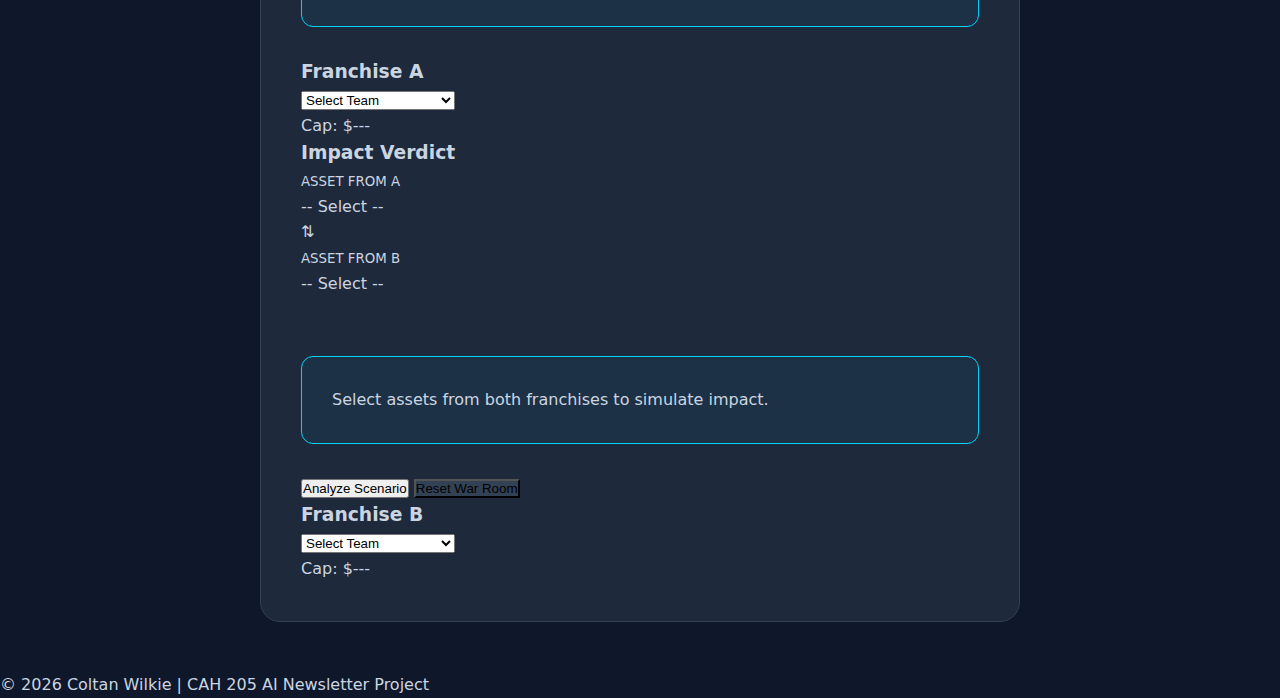
<file: toolkit.html>
<!DOCTYPE html>
<html lang="en">
<head>
    <meta charset="UTF-8">
    <meta name="viewport" content="width=device-width, initial-scale=1.0">
    <title>War Room | HyperDrive AI</title>
    <link rel="stylesheet" href="style.css">
</head>
<body class="dark-mode">

    <header class="main-header">
        <div class="header-content-wrapper">
            <div class="branding-row">
                <img src="images/hyperdrive-logo.png" alt="HyperDrive AI Logo" class="dynamic-logo">
                <h1 class="dynamic-title">HyperDrive AI</h1>
            </div>
            <nav class="main-nav">
                <a href="index.html">Home</a>
                <a href="about.html">About</a>
                <a href="post6.html">Olympics 2026</a>
                <a href="toolkit.html" style="color: #00d4ff; border-bottom: 2px solid #00d4ff;">GM Toolkit</a>
                <button id="theme-toggle">☀️ Light Mode</button>
            </nav>
        </div>
    </header>

   <main>
    <section class="full-post">
        <h1>The HyperDrive War Room</h1>
        <p>A specialized Business Intelligence environment for simulating inter-franchise asset exchange and financial risk.</p>
        
        <div class="perspective-box">
            <p><strong>Status:</strong> <span id="system-status">System Initializing... Awaiting Player Data.</span></p>
        </div>

        <div class="toolkit-grid">
            <div class="toolkit-panel">
                <div class="panel-header">
                    <h3>Franchise A</h3>
                    <select id="team-a-select" class="gm-input" onchange="loadRoster('A')">
                        <option value="" disabled selected>Select Team</option>
                        <option value="ANA">Anaheim Ducks</option>
                        <option value="CHI">Chicago Blackhawks</option>
                        <option value="COL">Colorado Avalanche</option>
                        <option value="EDM">Edmonton Oilers</option>
                        <option value="TOR">Toronto Maple Leafs</option>
                        <option value="VGK">Vegas Golden Knights</option>
                        <option value="UTA">Utah Mammoth</option>
                        </select>
                </div>
                <div id="roster-a" class="player-list"></div>
                <div class="cap-tracker">
                    <span>Cap:</span>
                    <span id="cap-a" class="stat-value">$---</span>
                </div>
            </div>

            <div class="toolkit-panel analytics-center">
                <h3>Impact Verdict</h3>
                <div class="trade-comparison">
                    <div class="trade-slot" id="slot-a">
                        <small>ASSET FROM A</small>
                        <div class="slot-content">-- Select --</div>
                    </div>
                    <div class="trade-icon">⇅</div>
                    <div class="trade-slot" id="slot-b">
                        <small>ASSET FROM B</small>
                        <div class="slot-content">-- Select --</div>
                    </div>
                </div>

                <div class="perspective-box" id="ai-status">
                    <p>Select assets from both franchises to simulate impact.</p>
                </div>
                <button id="execute-trade" class="trade-btn">Analyze Scenario</button>
                <button id="reset-trade" class="trade-btn" style="background:#334155; margin-top:5px;">Reset War Room</button>
            </div>

            <div class="toolkit-panel">
                <div class="panel-header">
                    <h3>Franchise B</h3>
                    <select id="team-b-select" class="gm-input" onchange="loadRoster('B')">
                        <option value="" disabled selected>Select Team</option>
                        <option value="ANA">Anaheim Ducks</option>
                        <option value="CHI">Chicago Blackhawks</option>
                        <option value="COL">Colorado Avalanche</option>
                        <option value="EDM">Edmonton Oilers</option>
                        <option value="TOR">Toronto Maple Leafs</option>
                        <option value="VGK">Vegas Golden Knights</option>
                        <option value="UTA">Utah Mammoth</option>
                        </select>
                </div>
                <div id="roster-b" class="player-list"></div>
                <div class="cap-tracker">
                    <span>Cap:</span>
                    <span id="cap-b" class="stat-value">$---</span>
                </div>
            </div>
        </div>
    </section>
</main>

    <footer>
        <p>&copy; 2026 Coltan Wilkie | CAH 205 AI Newsletter Project</p>
    </footer>

    <script src="players.js"></script>
    <script src="script.js"></script>
</body>
</html>
</file>
<file: style.css>
/* 1. Color Variables */
:root {
    --bg-main: #f1f5f9;
    --bg-card: #ffffff;
    --text-main: #334155;
    --text-header: #0f172a;
    --accent: #3b82f6;
    --border: #e2e8f0;
    --header-gradient: linear-gradient(135deg, #1e293b 0%, #0f172a 100%);
    --nav-link: #94a3b8;
}

/* Dark Mode Variable Overrides */
body.dark-mode {
    --bg-main: #0f172a;
    --bg-card: #1e293b;
    --text-main: #cbd5e1;
    --text-header: #f8fafc;
    --accent: #60a5fa;
    --border: #334155;
    --header-gradient: linear-gradient(135deg, #020617 0%, #0f172a 100%);
    --nav-link: #64748b;
}

/* 2. Global Styles & Reset */
* {
    box-sizing: border-box;
    margin: 0;
    padding: 0;
}

body {
    font-family: 'Segoe UI', system-ui, -apple-system, sans-serif;
    line-height: 1.6;
    color: var(--text-main);
    background-color: var(--bg-main);
    transition: background-color 0.3s ease, color 0.3s ease;
}

/* 3. Hero Header */
header {
    background: var(--header-gradient);
    color: white;
    padding: 60px 20px; 
    margin-bottom: 40px;
    box-shadow: 0 4px 20px rgba(0, 0, 0, 0.1);
    display: flex;
    flex-direction: column;
    align-items: center;
}

.header-brand-container {
    display: flex;
    align-items: center;      
    justify-content: center; /* Centered grouping for pro look */
    width: 100%;
    max-width: 1200px;
    margin: 0 auto;
    gap: 40px;                
}

.logo-wrapper {
    flex-shrink: 0;           
}

.site-logo {
    height: 380px !important; 
    width: auto !important;
    filter: drop-shadow(0 0 20px rgba(255, 255, 255, 0.15));
    transition: transform 0.3s ease;
}

.site-logo:hover {
    transform: scale(1.02);
}

.header-text {
    text-align: left;         
}

header h1 {
    font-size: 3.2rem;        
    margin-bottom: 8px;
    letter-spacing: -1px;
    color: #f8fafc;
    line-height: 1.1;
}

header p {
    color: #94a3b8;
    font-size: 1.1rem;
    max-width: 600px;
    margin: 0;                
}

.main-nav {
    width: 100%;
    margin-bottom: 40px;
    text-align: center;
}

.main-nav a {
    color: var(--nav-link);
    text-decoration: none;
    margin-right: 15px;
    font-weight: 600;
}

/* 4. Main Content & Post Cards */
main {
    max-width: 800px;
    margin: 0 auto;
    padding: 0 20px;
}

.post-list {
    list-style: none;
    display: flex;
    flex-direction: column;
    gap: 25px;
}

.post-list li {
    background: var(--bg-card);
    border-radius: 16px; 
    padding: 30px;
    border: 1px solid var(--border);
    box-shadow: 0 4px 6px -1px rgba(0, 0, 0, 0.05);
    transition: all 0.3s ease;
    position: relative;
    overflow: hidden;
}

.post-list li::before {
    content: "";
    position: absolute;
    left: 0;
    top: 0;
    height: 100%;
    width: 6px;
    background: var(--accent); 
}

.post-list h3 {
    font-size: 1.5rem;
    color: var(--text-header);
    margin-bottom: 8px;
}

.post-date {
    display: block;
    color: var(--accent);
    font-weight: 800;
    font-size: 0.8rem;
    text-transform: uppercase;
    margin-bottom: 12px;
}

.post-list a {
    display: inline-block;
    margin-top: 15px;
    color: var(--accent);
    text-decoration: none;
    font-weight: 700;
    background: rgba(59, 130, 246, 0.1);
    padding: 8px 18px;
    border-radius: 8px;
    transition: all 0.2s;
}

.post-list a:hover {
    background: var(--accent);
    color: white;
}

/* 5. Theme Toggle */
#theme-toggle {
    cursor: pointer;
    background: var(--text-main);
    color: var(--bg-main);
    border: 1px solid var(--border);
    padding: 6px 14px;
    border-radius: 20px;
    font-size: 0.8rem;
    font-weight: bold;
    transition: transform 0.2s ease;
}

#theme-toggle:active {
    transform: scale(0.95);
}

/* 6. About Page Carousel - Updated to stop zooming */
.about-carousel {
    margin: 20px 0;
}

.carousel-container {
    display: flex;
    overflow-x: auto;      
    scroll-snap-type: x mandatory; 
    gap: 15px;
    padding: 10px 0;
    scrollbar-width: none; 
}

.carousel-container::-webkit-scrollbar {
    display: none; 
}

.carousel-slide {
    flex: 0 0 85%;
    scroll-snap-align: center;
    border-radius: 12px;
    overflow: hidden;
    box-shadow: 0 4px 15px rgba(0,0,0,0.1);
    /* These three lines help frame your photos without zooming */
    background-color: #000; 
    display: flex;
    align-items: center;
    justify-content: center;
}

.carousel-slide img {
    width: 100%;
    height: 350px; 
    /* This ensures the whole photo fits inside the frame */
    object-fit: contain; 
}

/* Styles for the new post images */
.post-thumbnail {
    width: 100%;
    max-width: 450px; /* Limits the size so it doesn't take over the page */
    height: auto;
    border-radius: 10px;
    margin: 15px 0;
    display: block;
    border: 1px solid #ddd; /* Adds a clean border to define the image edges */
}

/* This targets ONLY the image in the post list, protecting your header logo */
.post-list .post-item img.post-thumbnail {
    width: 300px !important; 
    height: auto !important;
    display: block;
    margin: 15px 0;
    border-radius: 8px;
}

/* Post 5 Article Styling */
.full-post {
    background: var(--bg-card);
    padding: 40px;
    border-radius: 20px;
    border: 1px solid var(--border);
    margin-bottom: 50px;
}

.perspective-box {
    background: linear-gradient(135deg, rgba(59, 130, 246, 0.1) 0%, rgba(15, 23, 42, 0.05) 100%);
    padding: 25px;
    border-left: 5px solid var(--accent);
    border-radius: 8px;
    margin: 30px 0;
}

.source-list {
    list-style: none;
    padding: 0;
    font-size: 0.9rem;
}

.source-list li {
    margin-bottom: 10px;
    padding-left: 20px;
    position: relative;
}

.source-list li::before {
    content: "→";
    position: absolute;
    left: 0;
    color: var(--accent);
}

/* 9. Typography Spacing & Vertical Rhythm */

/* Space out the main titles on article pages */
.full-post h1 {
    margin-bottom: 24px;
    line-height: 1.2;
}

/* Space between section headers and paragraphs */
.post-section h2, 
.post-section h3 {
    margin-top: 35px;    /* Space above the header to separate from previous section */
    margin-bottom: 15px; /* Space below the header before the text starts */
    color: var(--text-header);
}

/* Add breathing room between paragraphs */
.post-section p {
    margin-bottom: 20px;
    font-size: 1.1rem;
    line-height: 1.7; /* Improves readability for long-form content */
}

/* Space inside the homepage cards specifically */
.post-item h3 {
    margin-top: 10px;
    margin-bottom: 12px;
}

.post-item p {
    margin-bottom: 15px;
}

/* --- Capstone Research Post Styles --- */
html { scroll-behavior: smooth; }

.capstone-container {
    max-width: 900px;
    margin: 0 auto;
    padding: 40px 20px;
}

.jump-menu {
    background: #1a1a1a;
    padding: 25px;
    border-radius: 8px;
    margin: 40px 0;
    border-left: 5px solid #00d4ff;
}

.jump-menu h3 { 
    margin-top: 0; 
    color: #00d4ff; 
    font-family: 'Courier New', Courier, monospace; 
    letter-spacing: 1px;
}

.jump-menu ul { 
    list-style: none; 
    padding: 0; 
    display: flex; 
    flex-wrap: wrap; 
    gap: 20px; 
}

.jump-menu a { 
    color: #ffffff; 
    text-decoration: none; 
    font-weight: bold; 
    font-size: 0.85em;
    transition: all 0.3s ease;
}

.jump-menu a:hover { 
    color: #00d4ff; 
    padding-left: 5px;
}

.post-section { 
    margin-bottom: 80px; 
    line-height: 1.7;
}

.post-section h2 {
    border-bottom: 2px solid #333;
    padding-bottom: 10px;
    color: #00d4ff;
    text-transform: uppercase;
    letter-spacing: 2px;
    font-size: 1.5em;
}

.post-section h3 {
    color: #e0e0e0;
    margin-top: 30px;
}

.post-image {
    width: 100%;
    border-radius: 8px;
    margin: 25px 0;
    border: 1px solid #333;
}

.perspective-box {
    background: rgba(0, 212, 255, 0.05);
    border: 1px solid #00d4ff;
    padding: 30px;
    border-radius: 12px;
    margin-top: 60px;
}

.perspective-box h2 {
    color: #00d4ff;
    margin-top: 0;
}

.source-list {
    margin-top: 100px;
    padding-top: 40px;
    border-top: 1px solid #444;
    font-size: 0.9em;
    color: #bbb;
}

.source-list h2 { color: #fff; margin-bottom: 30px; }
.source-list h3 { color: #00d4ff; font-size: 1em; margin-top: 30px; text-transform: uppercase; }
.source-list ul { list-style: none; padding: 0; }
.source-list li { margin-bottom: 15px; line-height: 1.5; }
.source-list a { color: #00d4ff; text-decoration: none; word-break: break-all; }
.source-list a:hover { text-decoration: underline; }

/* --- Source List Dropdowns (Accordion Style) --- */

/* The container for the dropdown */
.source-list details {
    background: var(--bg-card);
    border: 1px solid var(--border);
    border-radius: 8px;
    padding: 15px;
    margin-bottom: 12px;
    cursor: pointer;
    transition: all 0.3s ease;
}

/* Style when the dropdown is open */
.source-list details[open] {
    border-color: var(--accent);
    box-shadow: 0 4px 12px rgba(0, 0, 0, 0.1);
}

/* The clickable header of the dropdown */
.source-list summary {
    font-weight: 700;
    color: var(--accent);
    list-style: none; /* Removes default arrow */
    display: flex;
    align-items: center;
    text-transform: uppercase;
    letter-spacing: 1px;
    font-size: 0.9rem;
}

/* Custom Arrow Indicator */
.source-list summary::before {
    content: "▶";
    display: inline-block;
    width: 20px;
    font-size: 0.7rem;
    transition: transform 0.2s ease;
}

.source-list details[open] summary::before {
    transform: rotate(90deg);
}

/* The list inside the dropdown */
.source-list details ul {
    margin-top: 15px;
    padding-top: 15px;
    border-top: 1px solid var(--border);
    list-style: none;
}

.source-list details li {
    padding-left: 0;
    margin-bottom: 12px;
    font-size: 0.85rem;
    color: var(--text-main);
}

.source-list details li::before {
    content: ""; /* Removes the global "→" so it doesn't double up */
}

/* --- Interactive Source Dropdowns --- */

.source-list details {
    background: var(--bg-card);
    border: 1px solid var(--border);
    border-radius: 12px;
    padding: 15px 20px;
    margin-bottom: 15px;
    cursor: pointer;
    transition: all 0.3s ease;
}

.source-list details[open] {
    border-color: #00d4ff;
    box-shadow: 0 4px 15px rgba(0, 212, 255, 0.1);
}

.source-list summary {
    font-weight: 700;
    color: #00d4ff;
    list-style: none; /* Removes default browser arrow */
    display: flex;
    align-items: center;
    text-transform: uppercase;
    letter-spacing: 1px;
    font-size: 0.9rem;
    outline: none;
}

/* Custom Animated Arrow */
.source-list summary::before {
    content: "▶";
    display: inline-block;
    width: 25px;
    font-size: 0.7rem;
    transition: transform 0.2s ease;
}

.source-list details[open] summary::before {
    transform: rotate(90deg);
}

/* Resetting the global list styles inside the dropdowns */
.source-list details ul {
    margin-top: 15px;
    padding-top: 15px;
    border-top: 1px solid var(--border);
    list-style: none;
}

.source-list details li {
    padding-left: 0;
    margin-bottom: 12px;
    font-size: 0.9rem;
    color: var(--text-main);
    border-top: none; /* Removes any top borders from previous sections */
}

/* This line specifically stops the "double arrow" issue */
.source-list details li::before {
    content: none; 
}
</file>
